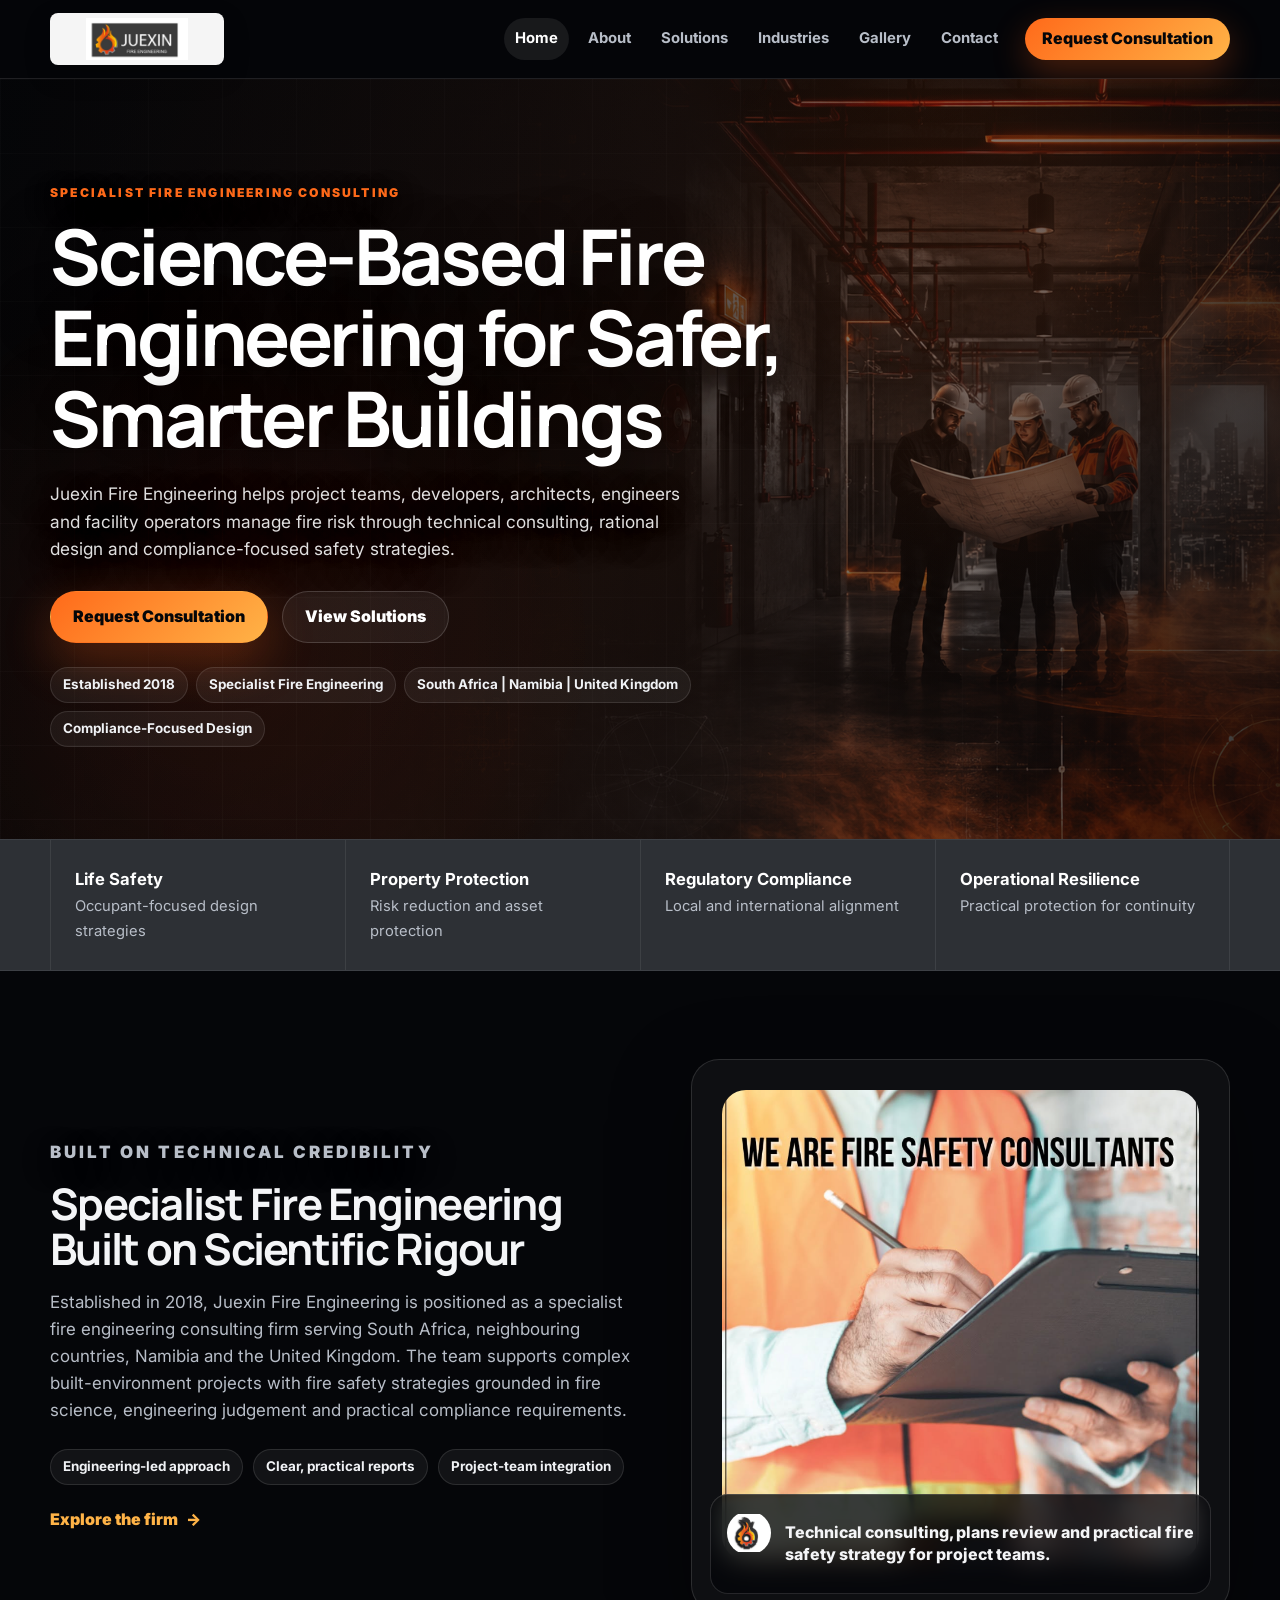
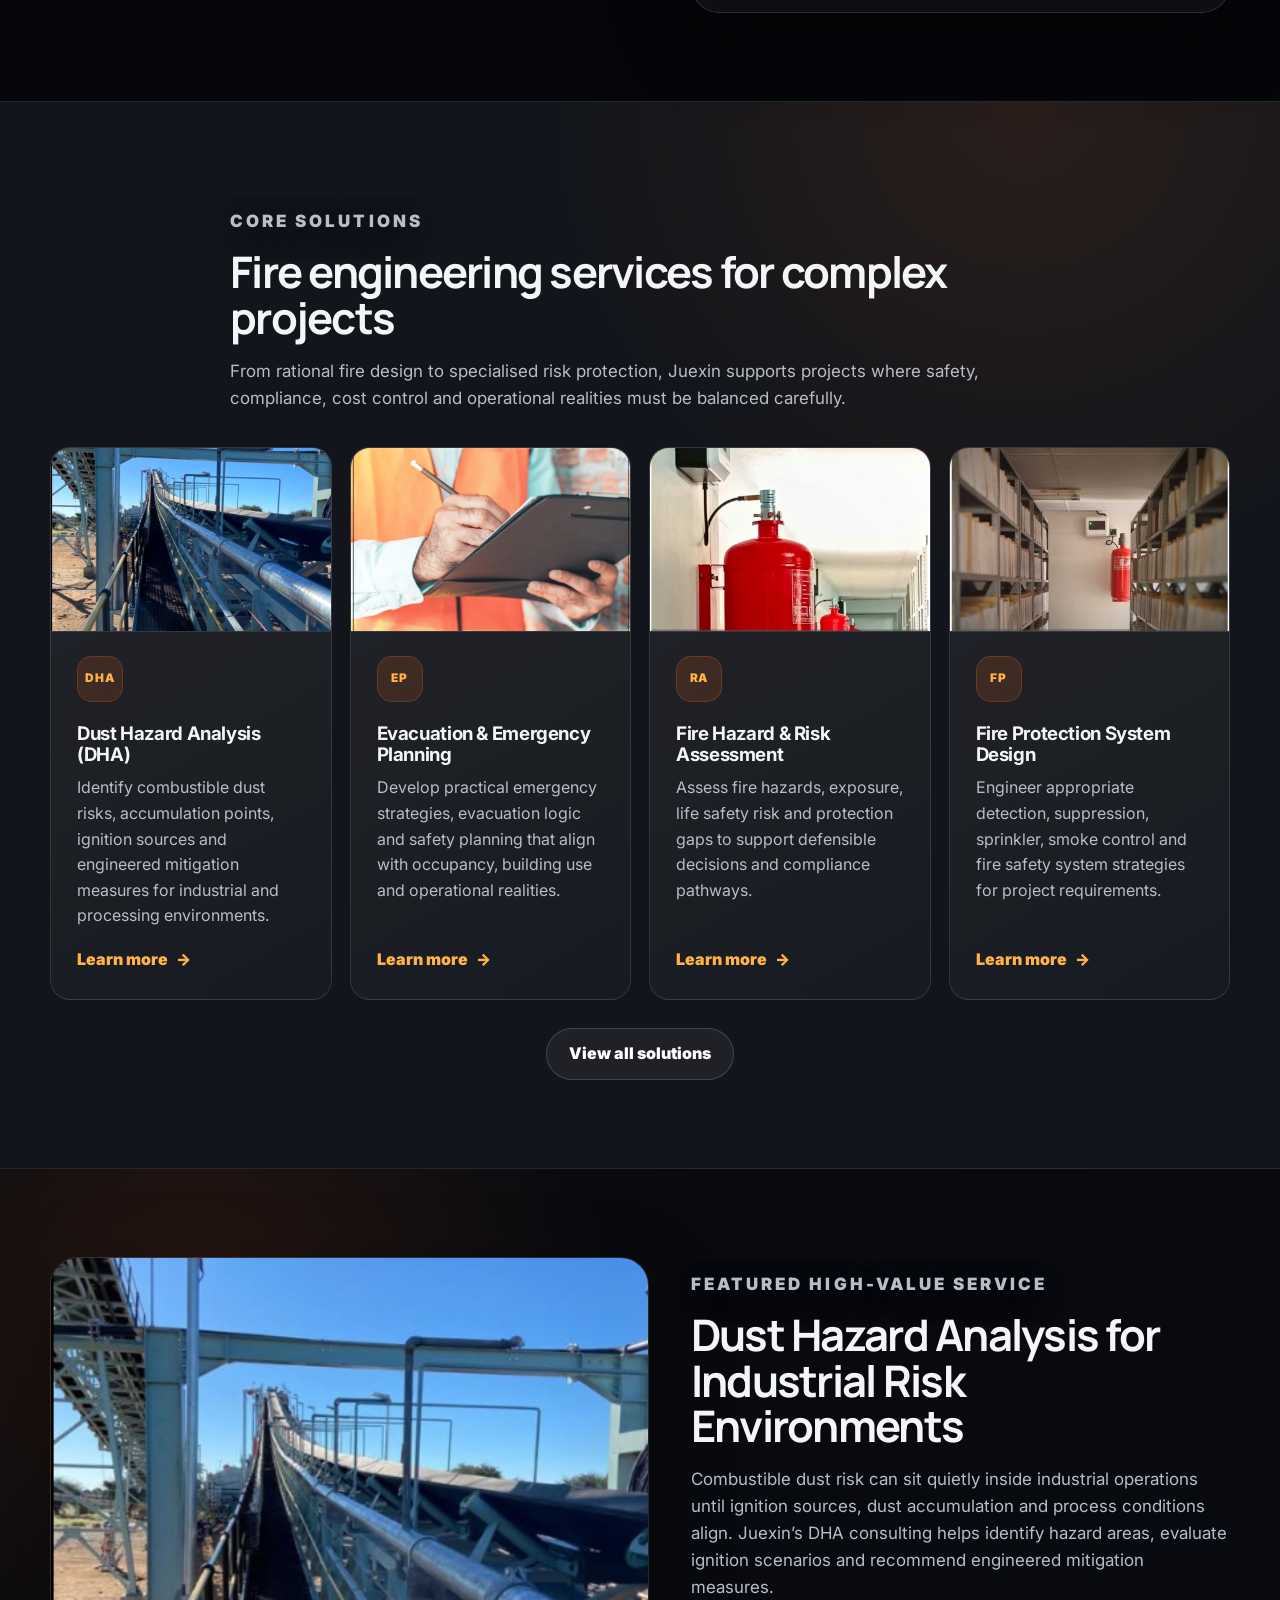
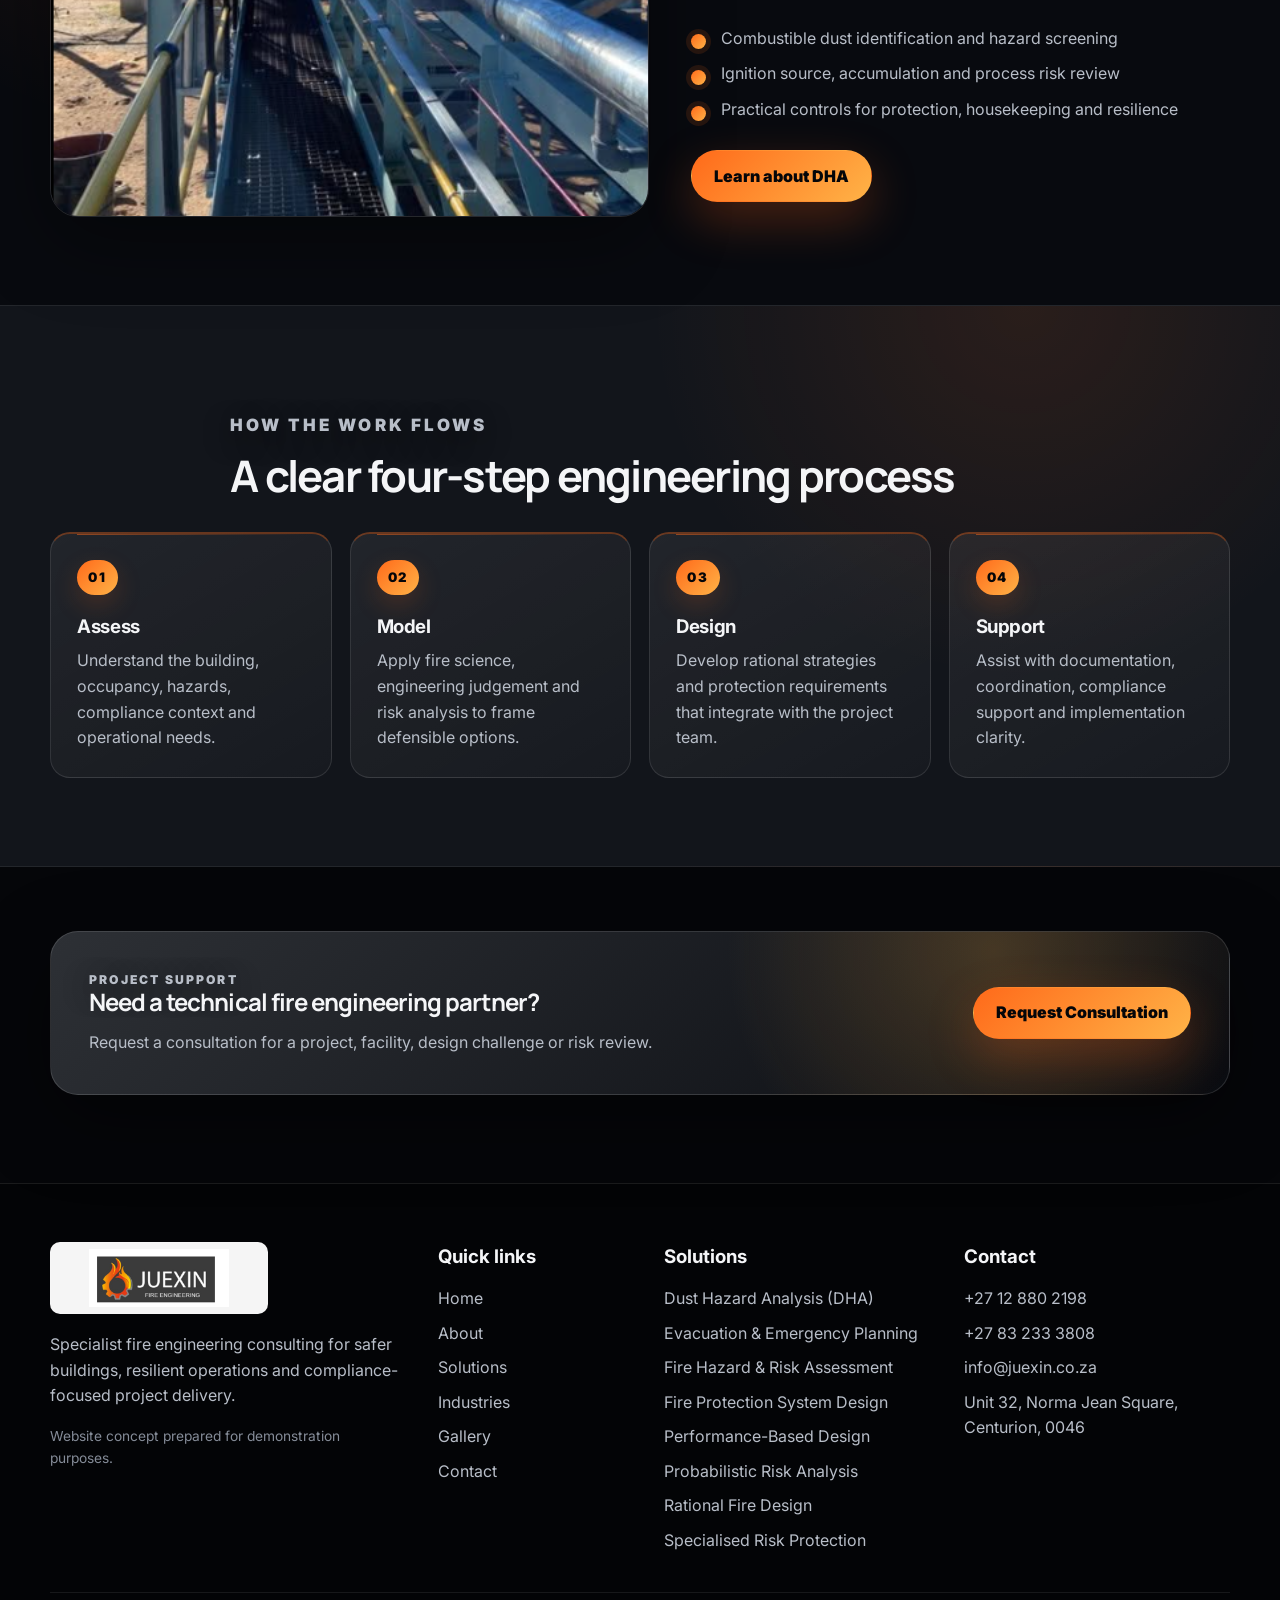
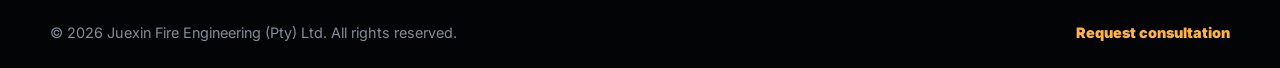
<file: index.html>
﻿<!DOCTYPE html>
<html lang="en">
<head>
  <meta charset="UTF-8">
  <meta name="viewport" content="width=device-width, initial-scale=1.0">
  <title>Juexin Fire Engineering | Modern Fire Engineering Consultancy</title>
  <meta name="description" content="Modern website concept for Juexin Fire Engineering, a specialist fire engineering consulting firm serving South Africa, Namibia and the United Kingdom.">
  <link rel="preconnect" href="https://fonts.googleapis.com">
  <link rel="preconnect" href="https://fonts.gstatic.com" crossorigin>
  <link href="https://fonts.googleapis.com/css2?family=Inter:wght@400;500;600;700;800;900&family=Manrope:wght@500;600;700;800&display=swap" rel="stylesheet">
  <link rel="icon" href="assets/images/favicon.svg" type="image/svg+xml">
  <link rel="stylesheet" href="styles.css">
</head>
<body>
  <a class="skip-link" href="#main">Skip to content</a>
  <header class="site-header" data-header>
  <div class="container header-inner">
    <a class="brand" href="index.html" aria-label="Juexin Fire Engineering home">
      <img class="brand-logo" src="assets/images/juexin-logo-horizontal.png" alt="Juexin Fire Engineering">
    </a>
    <button class="menu-toggle" type="button" data-menu-toggle aria-label="Open menu" aria-expanded="false">
      <span></span><span></span><span></span>
    </button>
    <nav class="site-nav" data-site-nav aria-label="Primary navigation">
      <a href="index.html" class="nav-link active">Home</a><a href="about.html" class="nav-link ">About</a><a href="solutions.html" class="nav-link ">Solutions</a><a href="industries.html" class="nav-link ">Industries</a><a href="gallery.html" class="nav-link ">Gallery</a><a href="contact.html" class="nav-link ">Contact</a>
      <a class="nav-cta" href="contact.html#consultation">Request Consultation</a>
    </nav>
  </div>
</header>
  <main id="main">
    
<section class="hero hero-home hero-full" style="--hero-image: url('assets/images/book-consultation-inspection.png'); --hero-position: center right;">
  <div class="hero-bg" aria-hidden="true"></div>
  <div class="container hero-content">
    <div class="hero-copy reveal">
      <p class="eyebrow">Specialist Fire Engineering Consulting</p>
      <h1>Science-Based Fire Engineering for Safer, Smarter Buildings</h1>
      <p class="hero-lead">Juexin Fire Engineering helps project teams, developers, architects, engineers and facility operators manage fire risk through technical consulting, rational design and compliance-focused safety strategies.</p>
      <div class="hero-actions">
        <a class="btn btn-primary" href="contact.html#consultation">Request Consultation</a>
        <a class="btn btn-outline" href="solutions.html">View Solutions</a>
      </div>
      <div class="trust-badges" aria-label="Trust indicators"><span>Established 2018</span><span>Specialist Fire Engineering</span><span>South Africa | Namibia | United Kingdom</span><span>Compliance-Focused Design</span></div>
    </div>
  </div>
</section>

<section class="cred-strip" aria-label="Core outcomes">
  <div class="container cred-grid">
    <div><strong>Life Safety</strong><span>Occupant-focused design strategies</span></div>
    <div><strong>Property Protection</strong><span>Risk reduction and asset protection</span></div>
    <div><strong>Regulatory Compliance</strong><span>Local and international alignment</span></div>
    <div><strong>Operational Resilience</strong><span>Practical protection for continuity</span></div>
  </div>
</section>

<section class="section split-section">
  <div class="container split-grid">
    <div class="section-copy reveal">
      <p class="eyebrow">Built on technical credibility</p>
      <h2>Specialist Fire Engineering Built on Scientific Rigour</h2>
      <p>Established in 2018, Juexin Fire Engineering is positioned as a specialist fire engineering consulting firm serving South Africa, neighbouring countries, Namibia and the United Kingdom. The team supports complex built-environment projects with fire safety strategies grounded in fire science, engineering judgement and practical compliance requirements.</p>
      <div class="mini-list">
        <span>Engineering-led approach</span>
        <span>Clear, practical reports</span>
        <span>Project-team integration</span>
      </div>
      <a class="text-link" href="about.html">Explore the firm <span>&rarr;</span></a>
    </div>
    <div class="brand-panel image-panel reveal">
      <img src="assets/images/fire-safety-consultants.png" alt="Fire safety consultant reviewing project information" loading="lazy" width="831" height="846">
      <div class="panel-caption">
        <img src="assets/images/juexin-logo-mark.png" alt="" aria-hidden="true">
        <p>Technical consulting, plans review and practical fire safety strategy for project teams.</p>
      </div>
    </div>
  </div>
</section>

<section class="section section-muted">
  <div class="container section-heading reveal">
    <p class="eyebrow">Core solutions</p>
    <h2>Fire engineering services for complex projects</h2>
    <p>From rational fire design to specialised risk protection, Juexin supports projects where safety, compliance, cost control and operational realities must be balanced carefully.</p>
  </div>
  <div class="container services-grid compact-grid"><article class="service-card service-card-media reveal" id="preview-dha">
  <img src="assets/images/industrial-conveyor-site.png" alt="Industrial conveyor site for dust hazard analysis" loading="lazy" width="450" height="598">
  <span class="service-icon" aria-hidden="true">DHA</span>
  <h3>Dust Hazard Analysis (DHA)</h3>
  <p>Identify combustible dust risks, accumulation points, ignition sources and engineered mitigation measures for industrial and processing environments.</p>
  <a class="card-link" href="solutions.html#dha">Learn more <span>&rarr;</span></a>
</article><article class="service-card service-card-media reveal" id="preview-evacuation">
  <img src="assets/images/fire-safety-consultants.png" alt="Fire safety consultant with inspection clipboard" loading="lazy" width="831" height="846">
  <span class="service-icon" aria-hidden="true">EP</span>
  <h3>Evacuation & Emergency Planning</h3>
  <p>Develop practical emergency strategies, evacuation logic and safety planning that align with occupancy, building use and operational realities.</p>
  <a class="card-link" href="solutions.html#evacuation">Learn more <span>&rarr;</span></a>
</article><article class="service-card service-card-media reveal" id="preview-risk-assessment">
  <img src="assets/images/modular-gas-suppression-room.png" alt="Modular gas suppression system in a plant room" loading="lazy" width="862" height="862">
  <span class="service-icon" aria-hidden="true">RA</span>
  <h3>Fire Hazard & Risk Assessment</h3>
  <p>Assess fire hazards, exposure, life safety risk and protection gaps to support defensible decisions and compliance pathways.</p>
  <a class="card-link" href="solutions.html#risk-assessment">Learn more <span>&rarr;</span></a>
</article><article class="service-card service-card-media reveal" id="preview-system-design">
  <img src="assets/images/gas-suppression-corridor.png" alt="Modular gas suppression system installed in corridor" loading="lazy" width="862" height="863">
  <span class="service-icon" aria-hidden="true">FP</span>
  <h3>Fire Protection System Design</h3>
  <p>Engineer appropriate detection, suppression, sprinkler, smoke control and fire safety system strategies for project requirements.</p>
  <a class="card-link" href="solutions.html#system-design">Learn more <span>&rarr;</span></a>
</article></div>
  <div class="container center-actions reveal"><a class="btn btn-outline" href="solutions.html">View all solutions</a></div>
</section>

<section class="section feature-dha">
  <div class="container feature-grid">
    <div class="feature-image reveal"><img src="assets/images/industrial-conveyor-site.png" alt="Industrial conveyor site for dust hazard analysis" loading="lazy" width="450" height="598"></div>
    <div class="feature-copy reveal">
      <p class="eyebrow">Featured high-value service</p>
      <h2>Dust Hazard Analysis for Industrial Risk Environments</h2>
      <p>Combustible dust risk can sit quietly inside industrial operations until ignition sources, dust accumulation and process conditions align. Juexin&rsquo;s DHA consulting helps identify hazard areas, evaluate ignition scenarios and recommend engineered mitigation measures.</p>
      <ul class="check-list">
        <li>Combustible dust identification and hazard screening</li>
        <li>Ignition source, accumulation and process risk review</li>
        <li>Practical controls for protection, housekeeping and resilience</li>
      </ul>
      <a class="btn btn-primary" href="solutions.html#dha">Learn about DHA</a>
    </div>
  </div>
</section>

<section class="section process-section section-muted">
  <div class="container section-heading reveal">
    <p class="eyebrow">How the work flows</p>
    <h2>A clear four-step engineering process</h2>
  </div>
  <div class="container process-grid">
    <article class="process-step reveal"><span>01</span><h3>Assess</h3><p>Understand the building, occupancy, hazards, compliance context and operational needs.</p></article>
    <article class="process-step reveal"><span>02</span><h3>Model</h3><p>Apply fire science, engineering judgement and risk analysis to frame defensible options.</p></article>
    <article class="process-step reveal"><span>03</span><h3>Design</h3><p>Develop rational strategies and protection requirements that integrate with the project team.</p></article>
    <article class="process-step reveal"><span>04</span><h3>Support</h3><p>Assist with documentation, coordination, compliance support and implementation clarity.</p></article>
  </div>
</section>

<section class="section cta-section">
  <div class="container cta-card reveal">
    <div><p class="eyebrow">Project support</p><h2>Need a technical fire engineering partner?</h2><p>Request a consultation for a project, facility, design challenge or risk review.</p></div>
    <a class="btn btn-primary" href="contact.html#consultation">Request Consultation</a>
  </div>
</section>

  </main>
  <footer class="site-footer">
  <div class="container footer-grid">
    <div class="footer-brand">
      <img src="assets/images/juexin-logo-horizontal.png" alt="Juexin Fire Engineering logo" class="footer-logo">
      <p>Specialist fire engineering consulting for safer buildings, resilient operations and compliance-focused project delivery.</p>
      <p class="demo-note">Website concept prepared for demonstration purposes.</p>
    </div>
    <div>
      <h3>Quick links</h3>
      <ul><li><a href="index.html">Home</a></li><li><a href="about.html">About</a></li><li><a href="solutions.html">Solutions</a></li><li><a href="industries.html">Industries</a></li><li><a href="gallery.html">Gallery</a></li><li><a href="contact.html">Contact</a></li></ul>
    </div>
    <div>
      <h3>Solutions</h3>
      <ul><li><a href="solutions.html#dha">Dust Hazard Analysis (DHA)</a></li><li><a href="solutions.html#evacuation">Evacuation & Emergency Planning</a></li><li><a href="solutions.html#risk-assessment">Fire Hazard & Risk Assessment</a></li><li><a href="solutions.html#system-design">Fire Protection System Design</a></li><li><a href="solutions.html#performance-design">Performance-Based Design</a></li><li><a href="solutions.html#probabilistic-risk">Probabilistic Risk Analysis</a></li><li><a href="solutions.html#rational-design">Rational Fire Design</a></li><li><a href="solutions.html#specialised-risk">Specialised Risk Protection</a></li></ul>
    </div>
    <div>
      <h3>Contact</h3>
      <ul class="contact-list">
        <li><a href="tel:+27128802198">+27 12 880 2198</a></li>
        <li><a href="tel:+27832333808">+27 83 233 3808</a></li>
        <li><a href="mailto:info@juexin.co.za">info@juexin.co.za</a></li>
        <li>Unit 32, Norma Jean Square, Centurion, 0046</li>
      </ul>
    </div>
  </div>
  <div class="container footer-bottom">
    <span>&copy; 2026 Juexin Fire Engineering (Pty) Ltd. All rights reserved.</span>
    <a href="contact.html#consultation">Request consultation</a>
  </div>
</footer>
  <script src="script.js" defer></script>
</body>
</html>
</file>
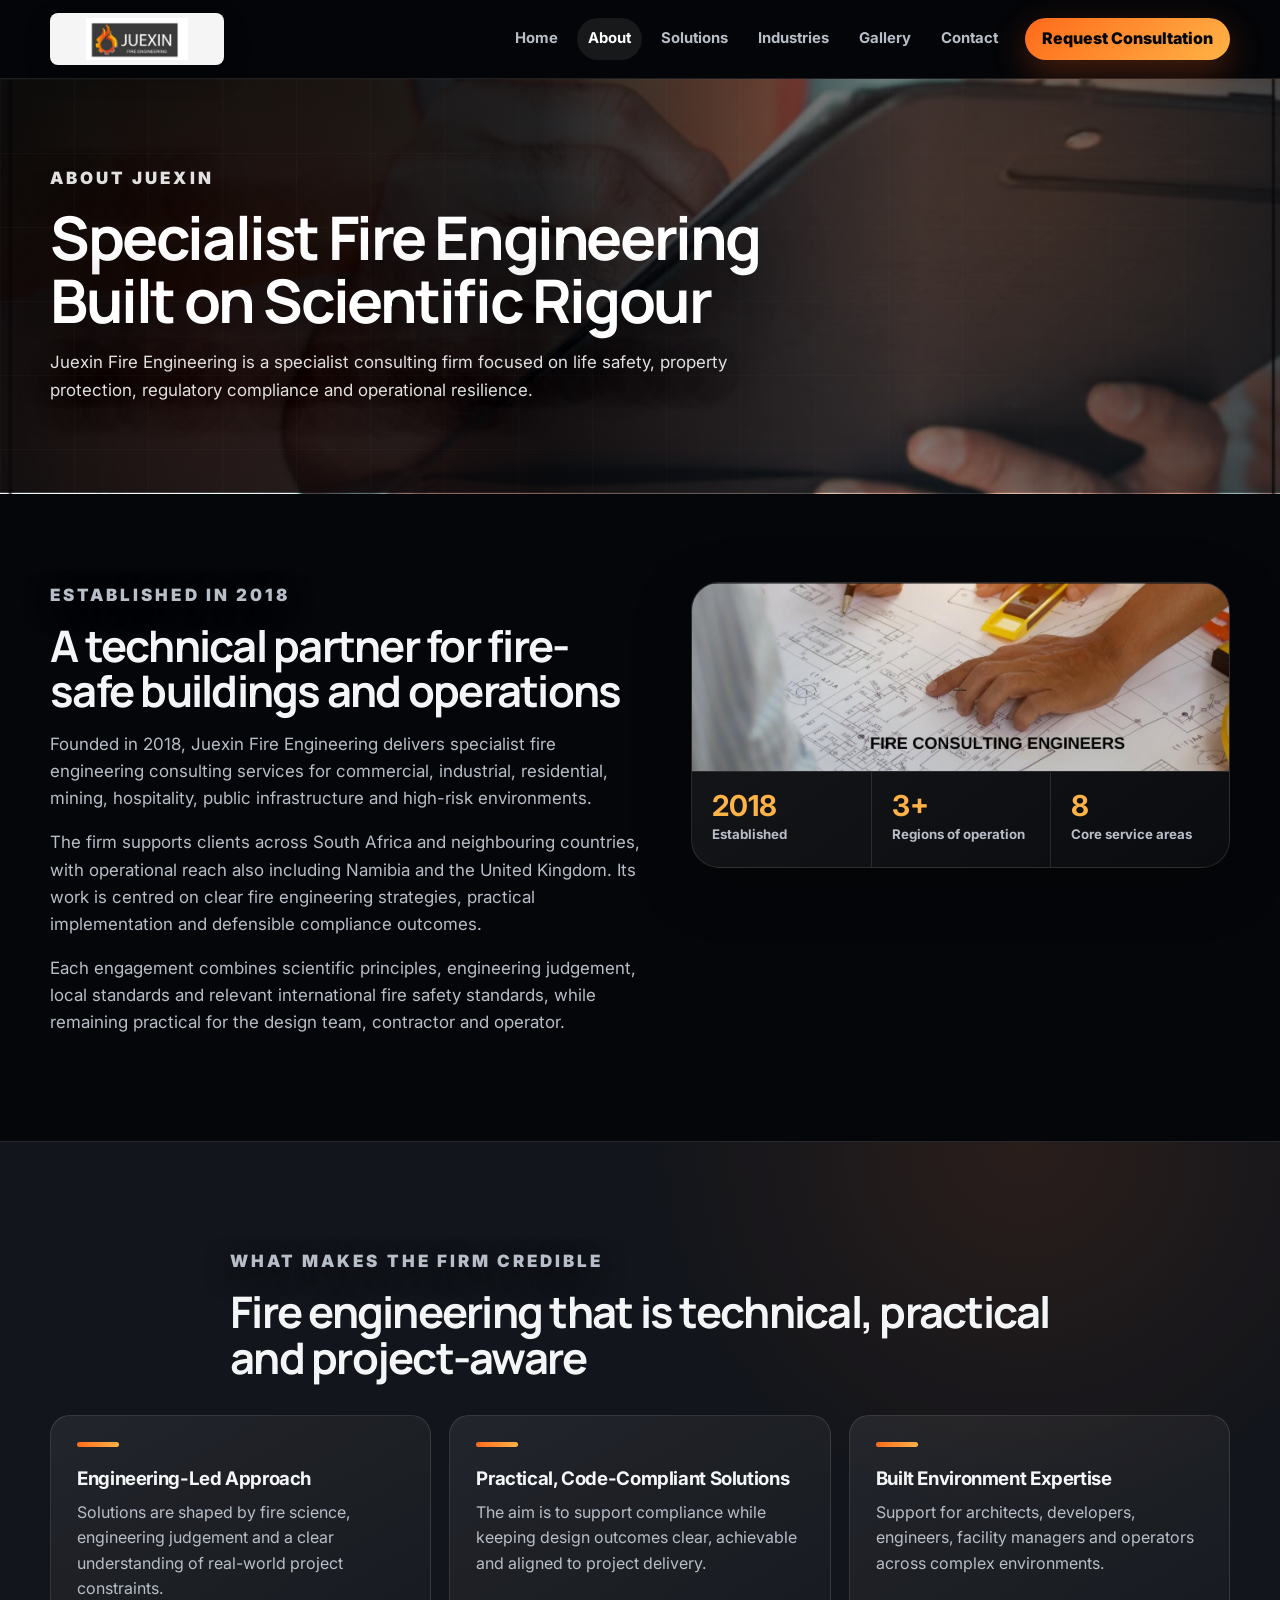
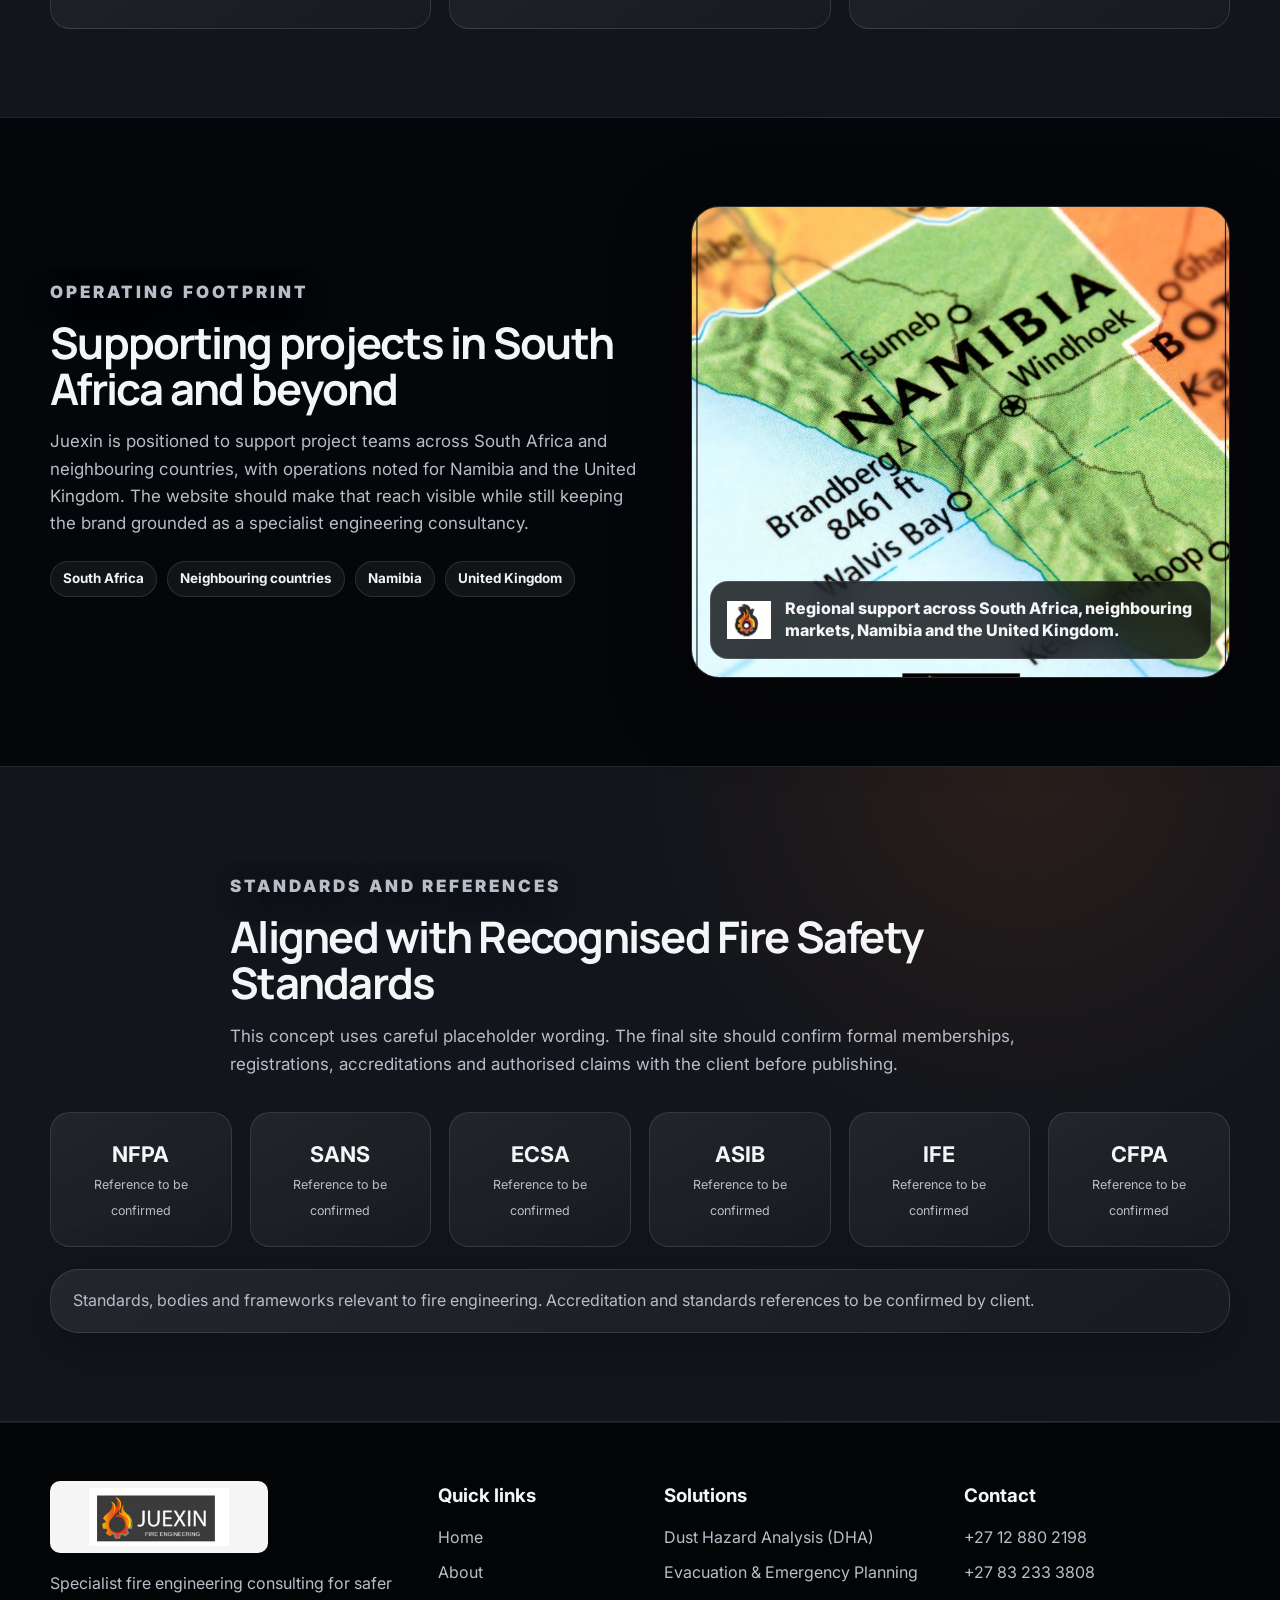
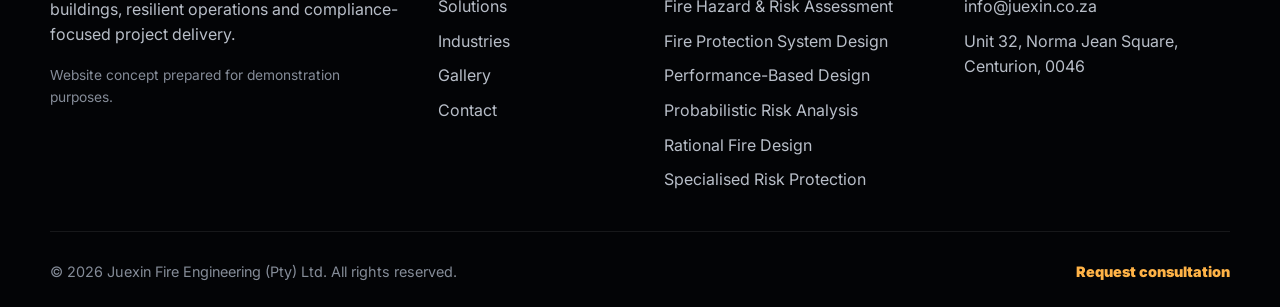
<file: about.html>
﻿<!DOCTYPE html>
<html lang="en">
<head>
  <meta charset="UTF-8">
  <meta name="viewport" content="width=device-width, initial-scale=1.0">
  <title>About | Juexin Fire Engineering</title>
  <meta name="description" content="About Juexin Fire Engineering, a specialist fire engineering consulting firm established in 2018.">
  <link rel="preconnect" href="https://fonts.googleapis.com">
  <link rel="preconnect" href="https://fonts.gstatic.com" crossorigin>
  <link href="https://fonts.googleapis.com/css2?family=Inter:wght@400;500;600;700;800;900&family=Manrope:wght@500;600;700;800&display=swap" rel="stylesheet">
  <link rel="icon" href="assets/images/favicon.svg" type="image/svg+xml">
  <link rel="stylesheet" href="styles.css">
</head>
<body>
  <a class="skip-link" href="#main">Skip to content</a>
  <header class="site-header" data-header>
  <div class="container header-inner">
    <a class="brand" href="index.html" aria-label="Juexin Fire Engineering home">
      <img class="brand-logo" src="assets/images/juexin-logo-horizontal.png" alt="Juexin Fire Engineering">
    </a>
    <button class="menu-toggle" type="button" data-menu-toggle aria-label="Open menu" aria-expanded="false">
      <span></span><span></span><span></span>
    </button>
    <nav class="site-nav" data-site-nav aria-label="Primary navigation">
      <a href="index.html" class="nav-link ">Home</a><a href="about.html" class="nav-link active">About</a><a href="solutions.html" class="nav-link ">Solutions</a><a href="industries.html" class="nav-link ">Industries</a><a href="gallery.html" class="nav-link ">Gallery</a><a href="contact.html" class="nav-link ">Contact</a>
      <a class="nav-cta" href="contact.html#consultation">Request Consultation</a>
    </nav>
  </div>
</header>
  <main id="main">
    
<section class="page-hero" style="--hero-image: url('assets/images/fire-safety-consultants.png'); --hero-position: center;">
  <div class="container page-hero-content">
    <div class="reveal">
      <p class="eyebrow">About Juexin</p>
      <h1>Specialist Fire Engineering Built on Scientific Rigour</h1>
      <p>Juexin Fire Engineering is a specialist consulting firm focused on life safety, property protection, regulatory compliance and operational resilience.</p>
    </div>
  </div>
</section>

<section class="section">
  <div class="container split-grid align-start">
    <div class="section-copy reveal">
      <p class="eyebrow">Established in 2018</p>
      <h2>A technical partner for fire-safe buildings and operations</h2>
      <p>Founded in 2018, Juexin Fire Engineering delivers specialist fire engineering consulting services for commercial, industrial, residential, mining, hospitality, public infrastructure and high-risk environments.</p>
      <p>The firm supports clients across South Africa and neighbouring countries, with operational reach also including Namibia and the United Kingdom. Its work is centred on clear fire engineering strategies, practical implementation and defensible compliance outcomes.</p>
      <p>Each engagement combines scientific principles, engineering judgement, local standards and relevant international fire safety standards, while remaining practical for the design team, contractor and operator.</p>
    </div>
    <aside class="stat-card reveal">
      <img src="assets/images/fire-consulting-engineers-plans.png" alt="Fire engineering plans and consulting review" loading="lazy" width="1257" height="442">
      <div class="stat-grid">
        <div><strong>2018</strong><span>Established</span></div>
        <div><strong>3+</strong><span>Regions of operation</span></div>
        <div><strong>8</strong><span>Core service areas</span></div>
      </div>
    </aside>
  </div>
</section>

<section class="section section-muted">
  <div class="container section-heading reveal">
    <p class="eyebrow">What makes the firm credible</p>
    <h2>Fire engineering that is technical, practical and project-aware</h2>
  </div>
  <div class="container feature-grid-cards"><article class="feature-card reveal"><span class="feature-dot"></span><h3>Engineering-Led Approach</h3><p>Solutions are shaped by fire science, engineering judgement and a clear understanding of real-world project constraints.</p></article><article class="feature-card reveal"><span class="feature-dot"></span><h3>Practical, Code-Compliant Solutions</h3><p>The aim is to support compliance while keeping design outcomes clear, achievable and aligned to project delivery.</p></article><article class="feature-card reveal"><span class="feature-dot"></span><h3>Built Environment Expertise</h3><p>Support for architects, developers, engineers, facility managers and operators across complex environments.</p></article></div>
</section>

<section class="section">
  <div class="container split-grid">
    <div class="section-copy reveal">
      <p class="eyebrow">Operating footprint</p>
      <h2>Supporting projects in South Africa and beyond</h2>
      <p>Juexin is positioned to support project teams across South Africa and neighbouring countries, with operations noted for Namibia and the United Kingdom. The website should make that reach visible while still keeping the brand grounded as a specialist engineering consultancy.</p>
      <div class="location-tags"><span>South Africa</span><span>Neighbouring countries</span><span>Namibia</span><span>United Kingdom</span></div>
    </div>
    <div class="image-panel reveal">
      <img src="assets/images/namibia-mining-compliance-map.png" alt="Namibia mining compliance location visual" loading="lazy" width="787" height="820">
      <div class="panel-caption">
        <img src="assets/images/juexin-logo-mark.png" alt="" aria-hidden="true">
        <p>Regional support across South Africa, neighbouring markets, Namibia and the United Kingdom.</p>
      </div>
    </div>
  </div>
</section>

<section class="section section-muted" id="standards">
  <div class="container section-heading reveal">
    <p class="eyebrow">Standards and references</p>
    <h2>Aligned with Recognised Fire Safety Standards</h2>
    <p>This concept uses careful placeholder wording. The final site should confirm formal memberships, registrations, accreditations and authorised claims with the client before publishing.</p>
  </div>
  <div class="container standards-grid"><article class="standard-card reveal"><strong>NFPA</strong><span>Reference to be confirmed</span></article><article class="standard-card reveal"><strong>SANS</strong><span>Reference to be confirmed</span></article><article class="standard-card reveal"><strong>ECSA</strong><span>Reference to be confirmed</span></article><article class="standard-card reveal"><strong>ASIB</strong><span>Reference to be confirmed</span></article><article class="standard-card reveal"><strong>IFE</strong><span>Reference to be confirmed</span></article><article class="standard-card reveal"><strong>CFPA</strong><span>Reference to be confirmed</span></article></div>
  <div class="container disclaimer reveal">Standards, bodies and frameworks relevant to fire engineering. Accreditation and standards references to be confirmed by client.</div>
</section>

  </main>
  <footer class="site-footer">
  <div class="container footer-grid">
    <div class="footer-brand">
      <img src="assets/images/juexin-logo-horizontal.png" alt="Juexin Fire Engineering logo" class="footer-logo">
      <p>Specialist fire engineering consulting for safer buildings, resilient operations and compliance-focused project delivery.</p>
      <p class="demo-note">Website concept prepared for demonstration purposes.</p>
    </div>
    <div>
      <h3>Quick links</h3>
      <ul><li><a href="index.html">Home</a></li><li><a href="about.html">About</a></li><li><a href="solutions.html">Solutions</a></li><li><a href="industries.html">Industries</a></li><li><a href="gallery.html">Gallery</a></li><li><a href="contact.html">Contact</a></li></ul>
    </div>
    <div>
      <h3>Solutions</h3>
      <ul><li><a href="solutions.html#dha">Dust Hazard Analysis (DHA)</a></li><li><a href="solutions.html#evacuation">Evacuation & Emergency Planning</a></li><li><a href="solutions.html#risk-assessment">Fire Hazard & Risk Assessment</a></li><li><a href="solutions.html#system-design">Fire Protection System Design</a></li><li><a href="solutions.html#performance-design">Performance-Based Design</a></li><li><a href="solutions.html#probabilistic-risk">Probabilistic Risk Analysis</a></li><li><a href="solutions.html#rational-design">Rational Fire Design</a></li><li><a href="solutions.html#specialised-risk">Specialised Risk Protection</a></li></ul>
    </div>
    <div>
      <h3>Contact</h3>
      <ul class="contact-list">
        <li><a href="tel:+27128802198">+27 12 880 2198</a></li>
        <li><a href="tel:+27832333808">+27 83 233 3808</a></li>
        <li><a href="mailto:info@juexin.co.za">info@juexin.co.za</a></li>
        <li>Unit 32, Norma Jean Square, Centurion, 0046</li>
      </ul>
    </div>
  </div>
  <div class="container footer-bottom">
    <span>&copy; 2026 Juexin Fire Engineering (Pty) Ltd. All rights reserved.</span>
    <a href="contact.html#consultation">Request consultation</a>
  </div>
</footer>
  <script src="script.js" defer></script>
</body>
</html>
</file>
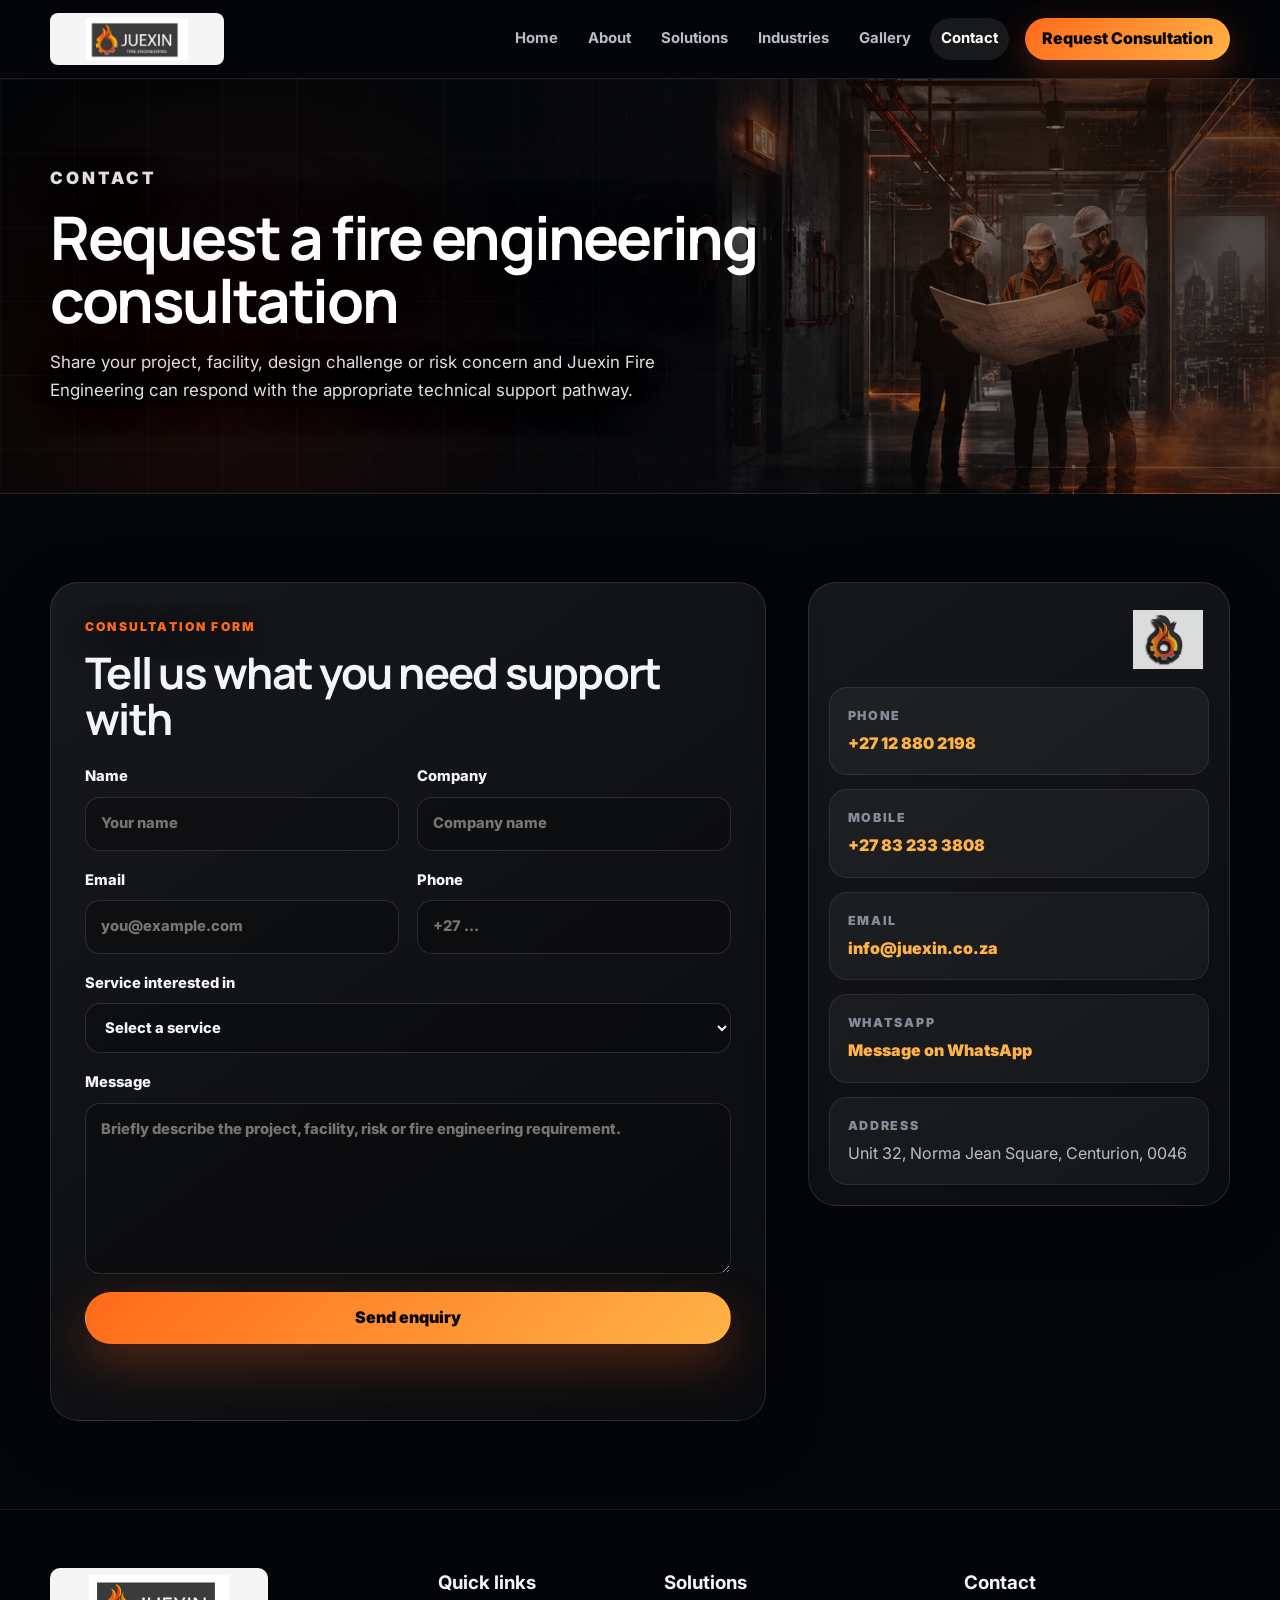
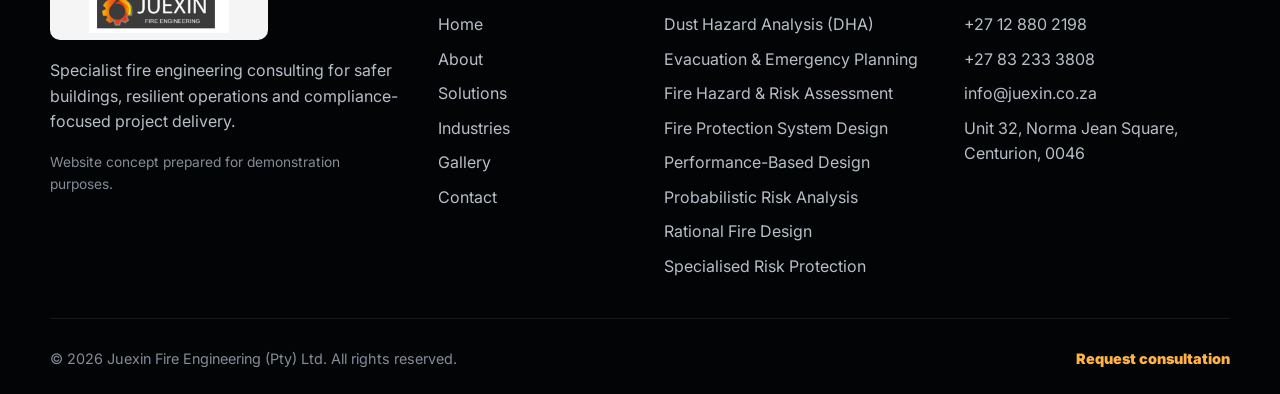
<file: contact.html>
﻿<!DOCTYPE html>
<html lang="en">
<head>
  <meta charset="UTF-8">
  <meta name="viewport" content="width=device-width, initial-scale=1.0">
  <title>Contact | Juexin Fire Engineering</title>
  <meta name="description" content="Contact Juexin Fire Engineering for fire engineering consulting, DHA, rational design and fire risk assessments.">
  <link rel="preconnect" href="https://fonts.googleapis.com">
  <link rel="preconnect" href="https://fonts.gstatic.com" crossorigin>
  <link href="https://fonts.googleapis.com/css2?family=Inter:wght@400;500;600;700;800;900&family=Manrope:wght@500;600;700;800&display=swap" rel="stylesheet">
  <link rel="icon" href="assets/images/favicon.svg" type="image/svg+xml">
  <link rel="stylesheet" href="styles.css">
</head>
<body>
  <a class="skip-link" href="#main">Skip to content</a>
  <header class="site-header" data-header>
  <div class="container header-inner">
    <a class="brand" href="index.html" aria-label="Juexin Fire Engineering home">
      <img class="brand-logo" src="assets/images/juexin-logo-horizontal.png" alt="Juexin Fire Engineering">
    </a>
    <button class="menu-toggle" type="button" data-menu-toggle aria-label="Open menu" aria-expanded="false">
      <span></span><span></span><span></span>
    </button>
    <nav class="site-nav" data-site-nav aria-label="Primary navigation">
      <a href="index.html" class="nav-link ">Home</a><a href="about.html" class="nav-link ">About</a><a href="solutions.html" class="nav-link ">Solutions</a><a href="industries.html" class="nav-link ">Industries</a><a href="gallery.html" class="nav-link ">Gallery</a><a href="contact.html" class="nav-link active">Contact</a>
      <a class="nav-cta" href="contact.html#consultation">Request Consultation</a>
    </nav>
  </div>
</header>
  <main id="main">
    
<section class="page-hero contact-hero" style="--hero-image: url('assets/images/book-consultation-inspection.png'); --hero-position: center right;">
  <div class="container page-hero-content">
    <div class="reveal">
      <p class="eyebrow">Contact</p>
      <h1>Request a fire engineering consultation</h1>
      <p>Share your project, facility, design challenge or risk concern and Juexin Fire Engineering can respond with the appropriate technical support pathway.</p>
    </div>
  </div>
</section>

<section class="section" id="consultation">
  <div class="container contact-grid">
    <div class="contact-form-wrap reveal">
      <p class="eyebrow">Consultation form</p>
      <h2>Tell us what you need support with</h2>
      <!-- Replace YOUR_WEB3FORMS_ACCESS_KEY with the final Web3Forms access key before publishing. -->
      <form class="contact-form" data-contact-form action="https://api.web3forms.com/submit" method="POST">
        <input type="hidden" name="access_key" value="YOUR_WEB3FORMS_ACCESS_KEY">
        <input type="hidden" name="subject" value="New Juexin Fire Engineering website enquiry">
        <input type="checkbox" name="botcheck" class="hidden" tabindex="-1" autocomplete="off">
        <div class="form-row">
          <label>Name<input name="name" type="text" placeholder="Your name" required></label>
          <label>Company<input name="company" type="text" placeholder="Company name"></label>
        </div>
        <div class="form-row">
          <label>Email<input name="email" type="email" placeholder="you@example.com" required></label>
          <label>Phone<input name="phone" type="tel" placeholder="+27 ..."></label>
        </div>
        <label>Service interested in<select name="service" required><option value="">Select a service</option><option>Dust Hazard Analysis (DHA)</option><option>Evacuation & Emergency Planning</option><option>Fire Hazard & Risk Assessment</option><option>Fire Protection System Design</option><option>Performance-Based Design</option><option>Probabilistic Risk Analysis</option><option>Rational Fire Design</option><option>Specialised Risk Protection</option></select></label>
        <label>Message<textarea name="message" rows="6" placeholder="Briefly describe the project, facility, risk or fire engineering requirement." required></textarea></label>
        <button class="btn btn-primary" type="submit">Send enquiry</button>
        <p class="form-message" data-form-message role="status" aria-live="polite"></p>
      </form>
    </div>
    <aside class="contact-details reveal">
      <img class="contact-mark" src="assets/images/juexin-logo-mark.png" alt="" aria-hidden="true" loading="lazy" width="231" height="197">
      <article><span>Phone</span><a href="tel:+27128802198">+27 12 880 2198</a></article>
      <article><span>Mobile</span><a href="tel:+27832333808">+27 83 233 3808</a></article>
      <article><span>Email</span><a href="mailto:info@juexin.co.za">info@juexin.co.za</a></article>
      <article><span>WhatsApp</span><a href="https://wa.me/27832333808" target="_blank" rel="noopener">Message on WhatsApp</a></article>
      <article><span>Address</span><p>Unit 32, Norma Jean Square, Centurion, 0046</p></article>
    </aside>
  </div>
</section>

  </main>
  <footer class="site-footer">
  <div class="container footer-grid">
    <div class="footer-brand">
      <img src="assets/images/juexin-logo-horizontal.png" alt="Juexin Fire Engineering logo" class="footer-logo">
      <p>Specialist fire engineering consulting for safer buildings, resilient operations and compliance-focused project delivery.</p>
      <p class="demo-note">Website concept prepared for demonstration purposes.</p>
    </div>
    <div>
      <h3>Quick links</h3>
      <ul><li><a href="index.html">Home</a></li><li><a href="about.html">About</a></li><li><a href="solutions.html">Solutions</a></li><li><a href="industries.html">Industries</a></li><li><a href="gallery.html">Gallery</a></li><li><a href="contact.html">Contact</a></li></ul>
    </div>
    <div>
      <h3>Solutions</h3>
      <ul><li><a href="solutions.html#dha">Dust Hazard Analysis (DHA)</a></li><li><a href="solutions.html#evacuation">Evacuation & Emergency Planning</a></li><li><a href="solutions.html#risk-assessment">Fire Hazard & Risk Assessment</a></li><li><a href="solutions.html#system-design">Fire Protection System Design</a></li><li><a href="solutions.html#performance-design">Performance-Based Design</a></li><li><a href="solutions.html#probabilistic-risk">Probabilistic Risk Analysis</a></li><li><a href="solutions.html#rational-design">Rational Fire Design</a></li><li><a href="solutions.html#specialised-risk">Specialised Risk Protection</a></li></ul>
    </div>
    <div>
      <h3>Contact</h3>
      <ul class="contact-list">
        <li><a href="tel:+27128802198">+27 12 880 2198</a></li>
        <li><a href="tel:+27832333808">+27 83 233 3808</a></li>
        <li><a href="mailto:info@juexin.co.za">info@juexin.co.za</a></li>
        <li>Unit 32, Norma Jean Square, Centurion, 0046</li>
      </ul>
    </div>
  </div>
  <div class="container footer-bottom">
    <span>&copy; 2026 Juexin Fire Engineering (Pty) Ltd. All rights reserved.</span>
    <a href="contact.html#consultation">Request consultation</a>
  </div>
</footer>
  <script src="script.js" defer></script>
</body>
</html>
</file>
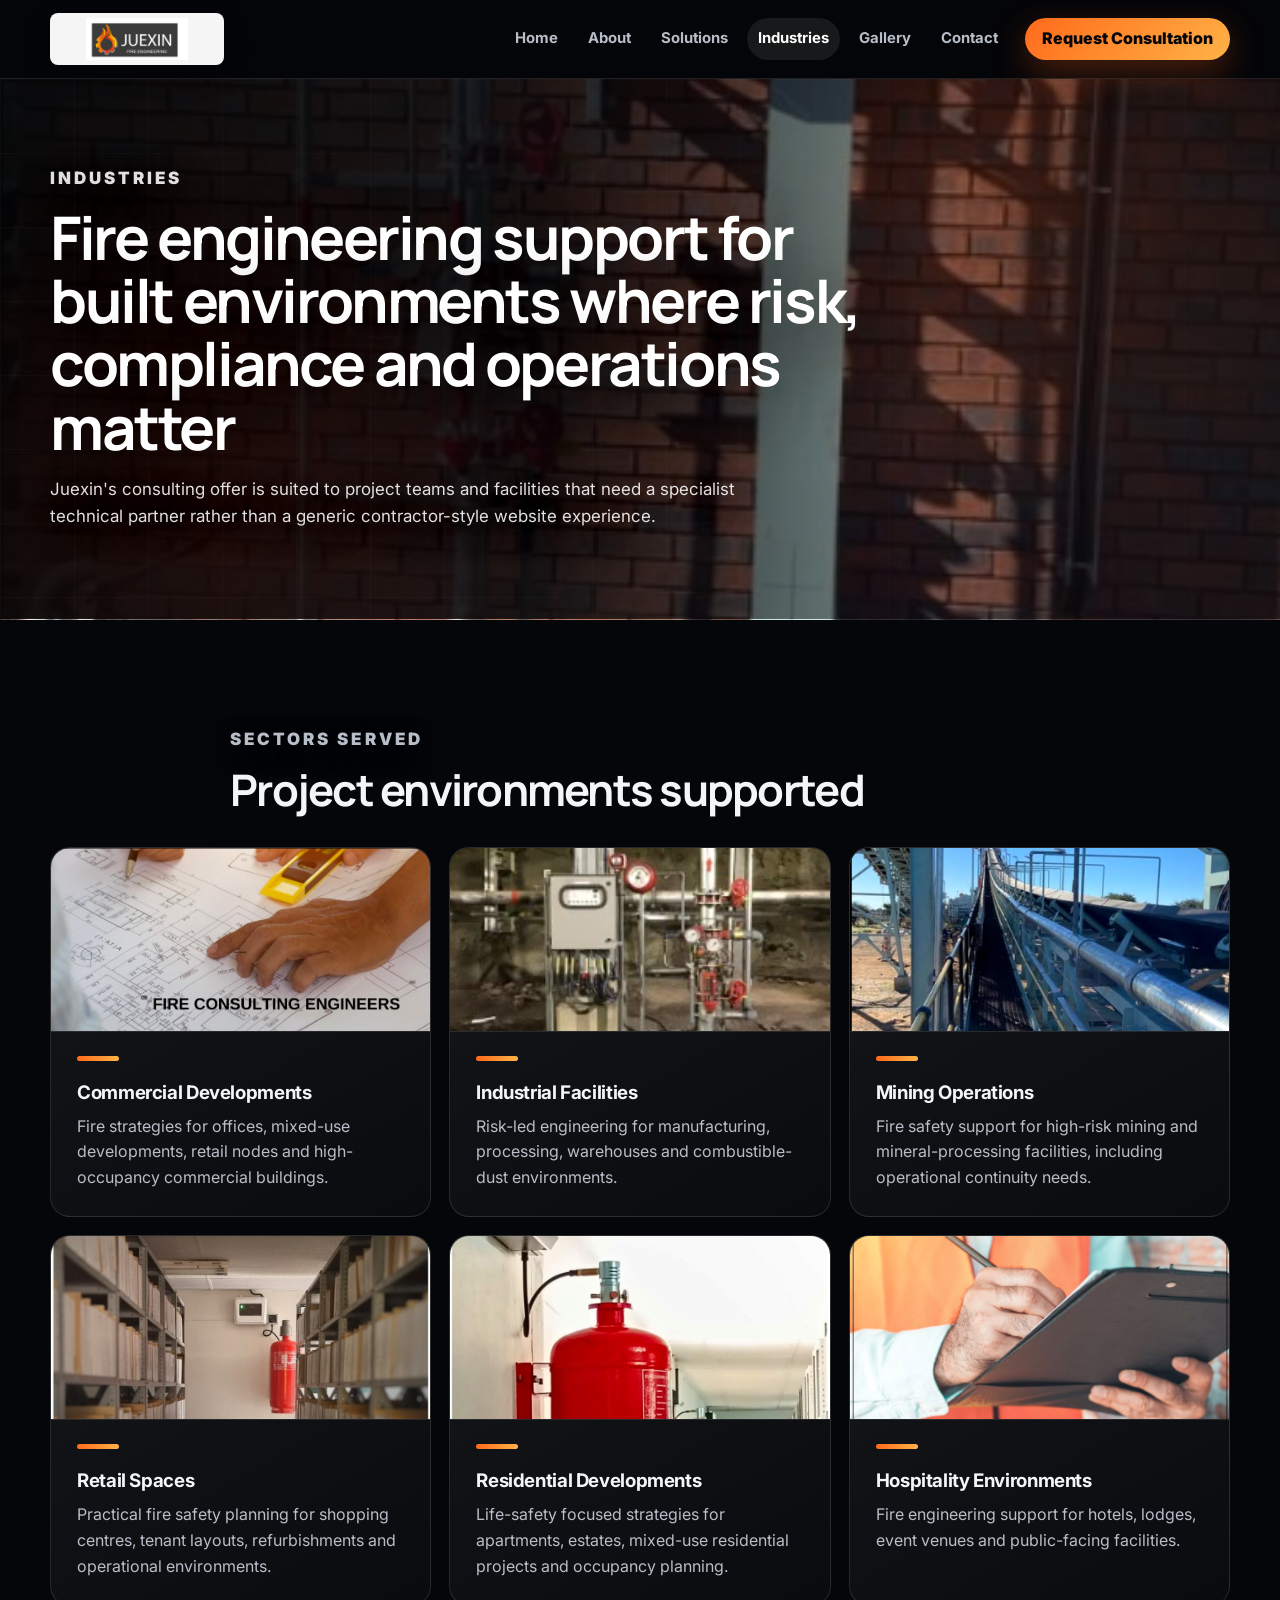
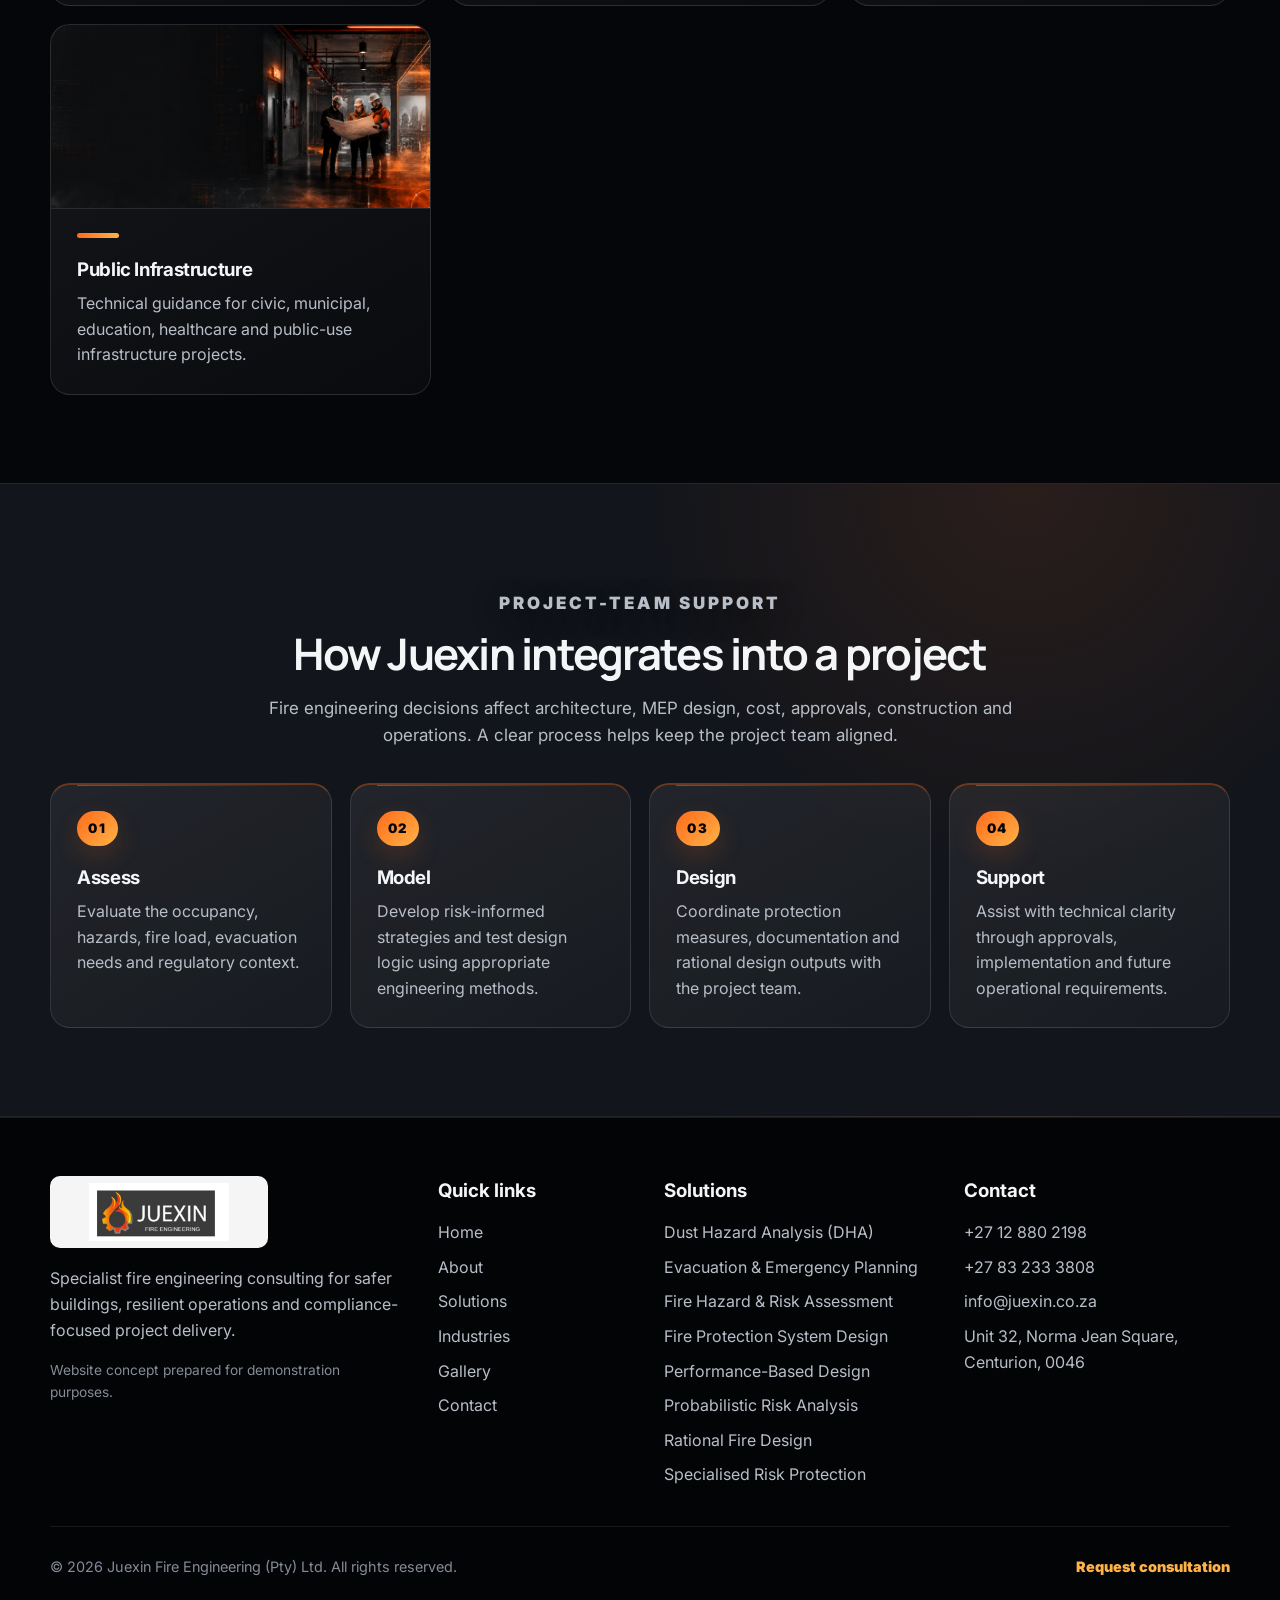
<file: industries.html>
﻿<!DOCTYPE html>
<html lang="en">
<head>
  <meta charset="UTF-8">
  <meta name="viewport" content="width=device-width, initial-scale=1.0">
  <title>Industries | Juexin Fire Engineering</title>
  <meta name="description" content="Industries supported by Juexin Fire Engineering, including commercial, industrial, mining, retail, residential, hospitality and public infrastructure.">
  <link rel="preconnect" href="https://fonts.googleapis.com">
  <link rel="preconnect" href="https://fonts.gstatic.com" crossorigin>
  <link href="https://fonts.googleapis.com/css2?family=Inter:wght@400;500;600;700;800;900&family=Manrope:wght@500;600;700;800&display=swap" rel="stylesheet">
  <link rel="icon" href="assets/images/favicon.svg" type="image/svg+xml">
  <link rel="stylesheet" href="styles.css">
</head>
<body>
  <a class="skip-link" href="#main">Skip to content</a>
  <header class="site-header" data-header>
  <div class="container header-inner">
    <a class="brand" href="index.html" aria-label="Juexin Fire Engineering home">
      <img class="brand-logo" src="assets/images/juexin-logo-horizontal.png" alt="Juexin Fire Engineering">
    </a>
    <button class="menu-toggle" type="button" data-menu-toggle aria-label="Open menu" aria-expanded="false">
      <span></span><span></span><span></span>
    </button>
    <nav class="site-nav" data-site-nav aria-label="Primary navigation">
      <a href="index.html" class="nav-link ">Home</a><a href="about.html" class="nav-link ">About</a><a href="solutions.html" class="nav-link ">Solutions</a><a href="industries.html" class="nav-link active">Industries</a><a href="gallery.html" class="nav-link ">Gallery</a><a href="contact.html" class="nav-link ">Contact</a>
      <a class="nav-cta" href="contact.html#consultation">Request Consultation</a>
    </nav>
  </div>
</header>
  <main id="main">
    
<section class="page-hero" style="--hero-image: url('assets/images/industrial-fire-equipment-installation.png'); --hero-position: center;">
  <div class="container page-hero-content">
    <div class="reveal">
      <p class="eyebrow">Industries</p>
      <h1>Fire engineering support for built environments where risk, compliance and operations matter</h1>
      <p>Juexin's consulting offer is suited to project teams and facilities that need a specialist technical partner rather than a generic contractor-style website experience.</p>
    </div>
  </div>
</section>

<section class="section">
  <div class="container section-heading reveal">
    <p class="eyebrow">Sectors served</p>
    <h2>Project environments supported</h2>
  </div>
  <div class="container industries-grid"><article class="industry-card industry-card-media reveal"><img src="assets/images/fire-consulting-engineers-plans.png" alt="Commercial fire design plans under review" loading="lazy" width="1257" height="442"><span></span><h3>Commercial Developments</h3><p>Fire strategies for offices, mixed-use developments, retail nodes and high-occupancy commercial buildings.</p></article><article class="industry-card industry-card-media reveal"><img src="assets/images/industrial-valve-assembly.png" alt="Industrial valve and fire protection assembly" loading="lazy" width="243" height="291"><span></span><h3>Industrial Facilities</h3><p>Risk-led engineering for manufacturing, processing, warehouses and combustible-dust environments.</p></article><article class="industry-card industry-card-media reveal"><img src="assets/images/industrial-conveyor-site.png" alt="Industrial conveyor site for mining and processing risk review" loading="lazy" width="450" height="598"><span></span><h3>Mining Operations</h3><p>Fire safety support for high-risk mining and mineral-processing facilities, including operational continuity needs.</p></article><article class="industry-card industry-card-media reveal"><img src="assets/images/gas-suppression-corridor.png" alt="Fire protection system in a clean corridor environment" loading="lazy" width="862" height="863"><span></span><h3>Retail Spaces</h3><p>Practical fire safety planning for shopping centres, tenant layouts, refurbishments and operational environments.</p></article><article class="industry-card industry-card-media reveal"><img src="assets/images/modular-gas-suppression-room.png" alt="Building fire suppression equipment for residential safety planning" loading="lazy" width="862" height="862"><span></span><h3>Residential Developments</h3><p>Life-safety focused strategies for apartments, estates, mixed-use residential projects and occupancy planning.</p></article><article class="industry-card industry-card-media reveal"><img src="assets/images/fire-safety-consultants.png" alt="Fire safety consultant supporting public-facing environments" loading="lazy" width="831" height="846"><span></span><h3>Hospitality Environments</h3><p>Fire engineering support for hotels, lodges, event venues and public-facing facilities.</p></article><article class="industry-card industry-card-media reveal"><img src="assets/images/book-consultation-inspection.png" alt="Fire consultant inspecting infrastructure safety requirements" loading="lazy" width="816" height="802"><span></span><h3>Public Infrastructure</h3><p>Technical guidance for civic, municipal, education, healthcare and public-use infrastructure projects.</p></article></div>
</section>

<section class="section section-muted">
  <div class="container process-wide">
    <div class="section-heading reveal">
      <p class="eyebrow">Project-team support</p>
      <h2>How Juexin integrates into a project</h2>
      <p>Fire engineering decisions affect architecture, MEP design, cost, approvals, construction and operations. A clear process helps keep the project team aligned.</p>
    </div>
    <div class="process-grid">
      <article class="process-step reveal"><span>01</span><h3>Assess</h3><p>Evaluate the occupancy, hazards, fire load, evacuation needs and regulatory context.</p></article>
      <article class="process-step reveal"><span>02</span><h3>Model</h3><p>Develop risk-informed strategies and test design logic using appropriate engineering methods.</p></article>
      <article class="process-step reveal"><span>03</span><h3>Design</h3><p>Coordinate protection measures, documentation and rational design outputs with the project team.</p></article>
      <article class="process-step reveal"><span>04</span><h3>Support</h3><p>Assist with technical clarity through approvals, implementation and future operational requirements.</p></article>
    </div>
  </div>
</section>

  </main>
  <footer class="site-footer">
  <div class="container footer-grid">
    <div class="footer-brand">
      <img src="assets/images/juexin-logo-horizontal.png" alt="Juexin Fire Engineering logo" class="footer-logo">
      <p>Specialist fire engineering consulting for safer buildings, resilient operations and compliance-focused project delivery.</p>
      <p class="demo-note">Website concept prepared for demonstration purposes.</p>
    </div>
    <div>
      <h3>Quick links</h3>
      <ul><li><a href="index.html">Home</a></li><li><a href="about.html">About</a></li><li><a href="solutions.html">Solutions</a></li><li><a href="industries.html">Industries</a></li><li><a href="gallery.html">Gallery</a></li><li><a href="contact.html">Contact</a></li></ul>
    </div>
    <div>
      <h3>Solutions</h3>
      <ul><li><a href="solutions.html#dha">Dust Hazard Analysis (DHA)</a></li><li><a href="solutions.html#evacuation">Evacuation & Emergency Planning</a></li><li><a href="solutions.html#risk-assessment">Fire Hazard & Risk Assessment</a></li><li><a href="solutions.html#system-design">Fire Protection System Design</a></li><li><a href="solutions.html#performance-design">Performance-Based Design</a></li><li><a href="solutions.html#probabilistic-risk">Probabilistic Risk Analysis</a></li><li><a href="solutions.html#rational-design">Rational Fire Design</a></li><li><a href="solutions.html#specialised-risk">Specialised Risk Protection</a></li></ul>
    </div>
    <div>
      <h3>Contact</h3>
      <ul class="contact-list">
        <li><a href="tel:+27128802198">+27 12 880 2198</a></li>
        <li><a href="tel:+27832333808">+27 83 233 3808</a></li>
        <li><a href="mailto:info@juexin.co.za">info@juexin.co.za</a></li>
        <li>Unit 32, Norma Jean Square, Centurion, 0046</li>
      </ul>
    </div>
  </div>
  <div class="container footer-bottom">
    <span>&copy; 2026 Juexin Fire Engineering (Pty) Ltd. All rights reserved.</span>
    <a href="contact.html#consultation">Request consultation</a>
  </div>
</footer>
  <script src="script.js" defer></script>
</body>
</html>
</file>
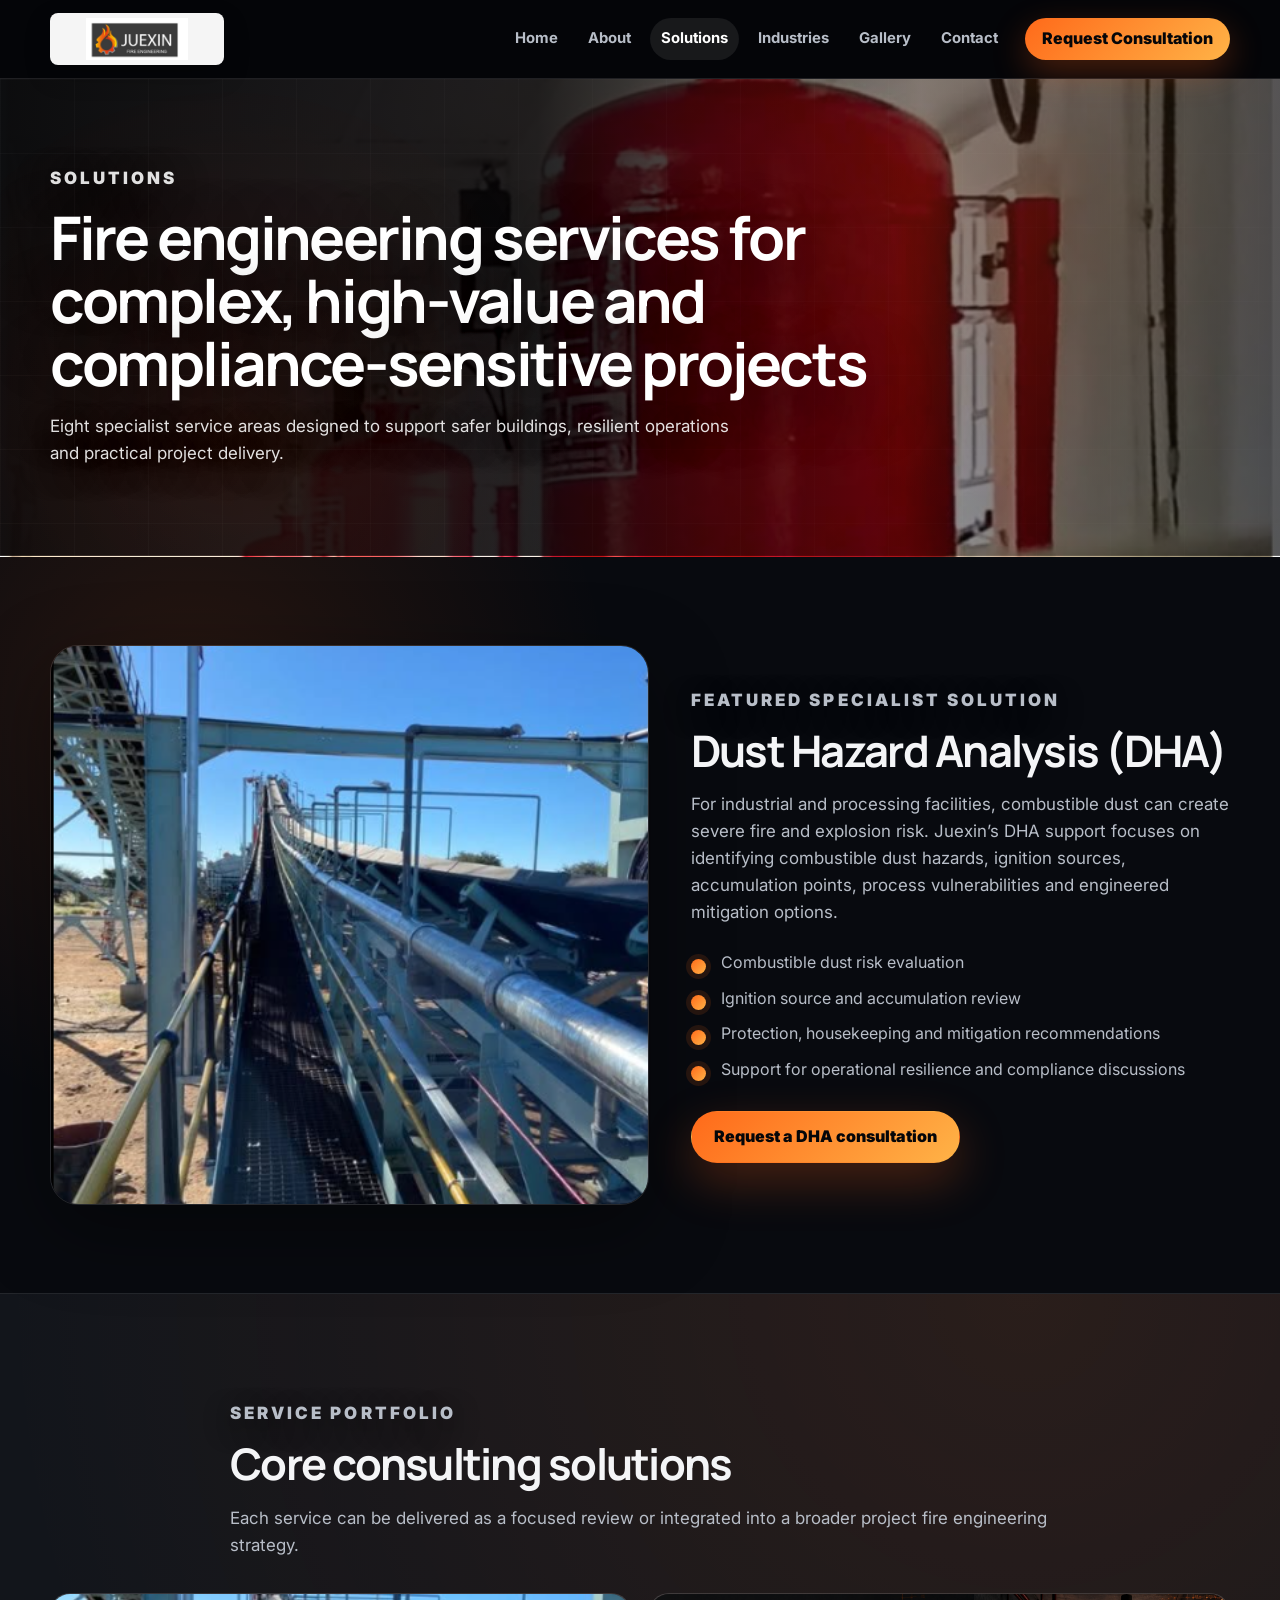
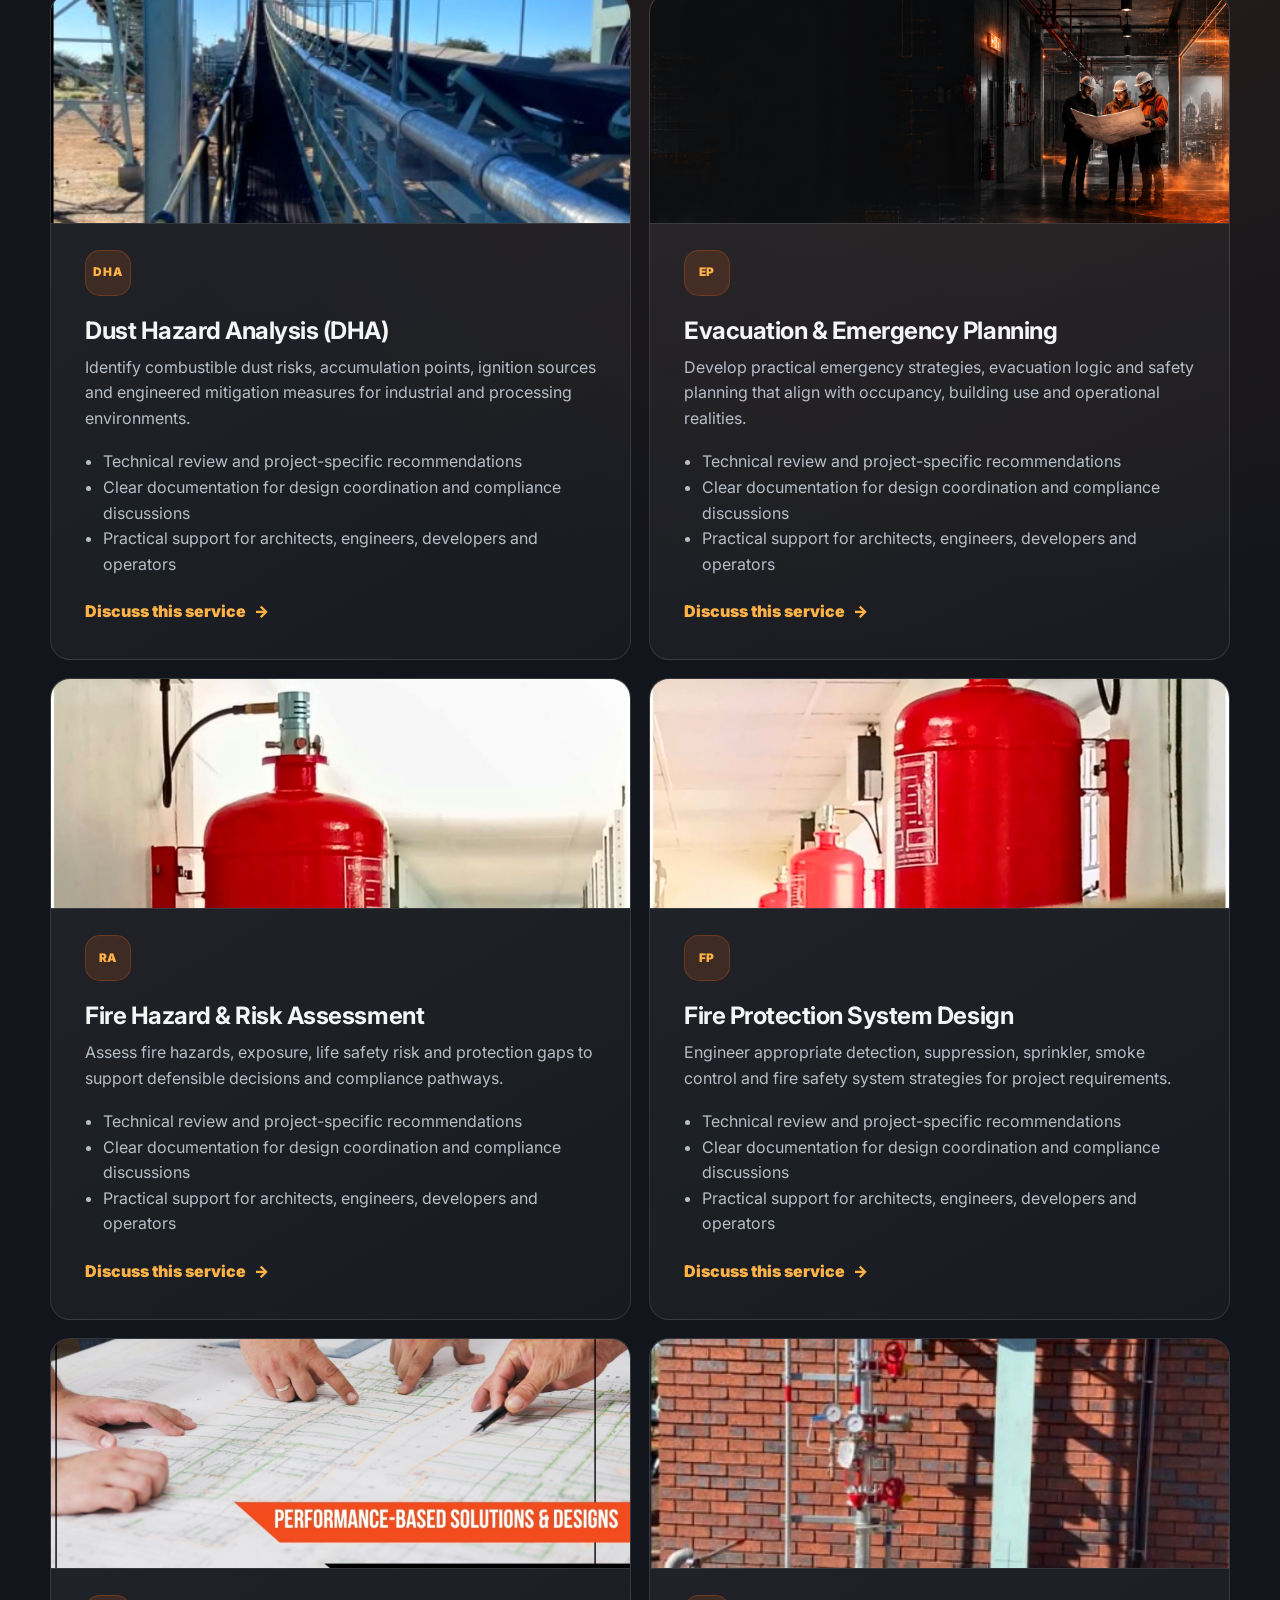
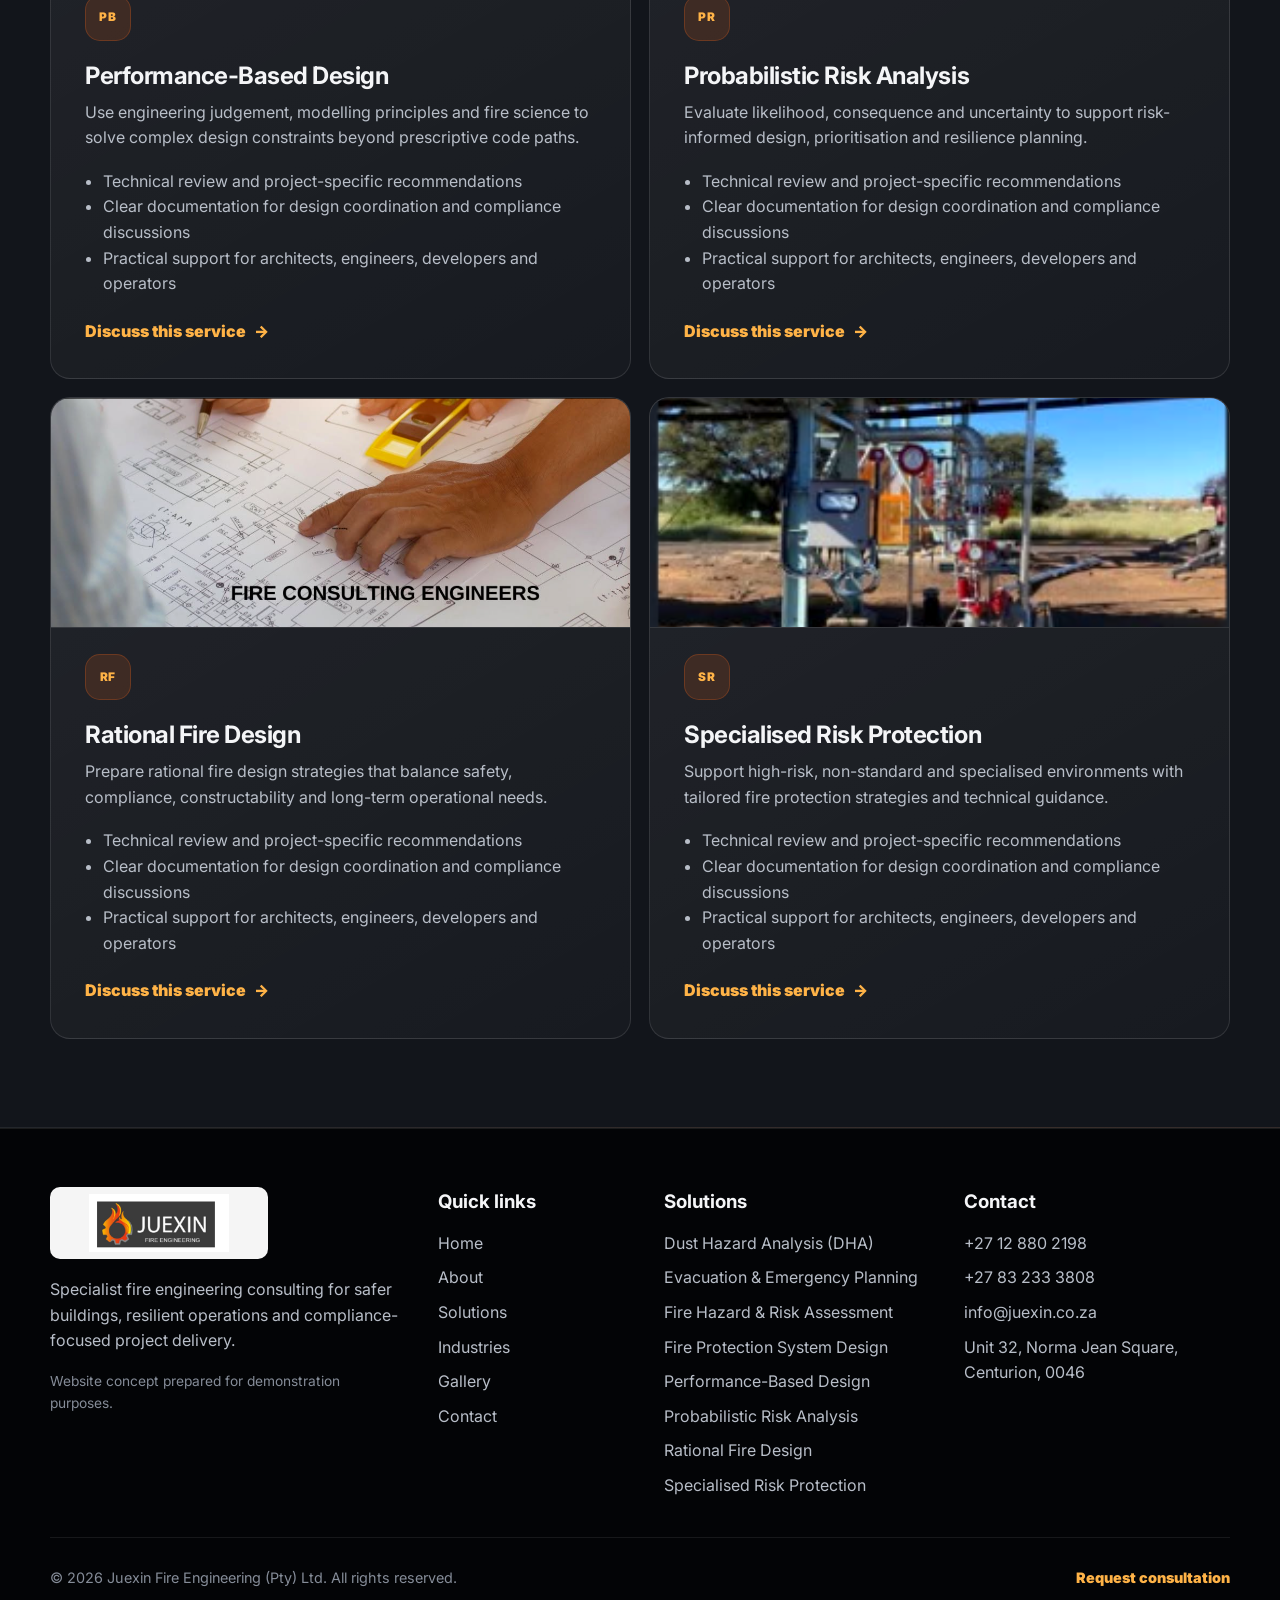
<file: solutions.html>
﻿<!DOCTYPE html>
<html lang="en">
<head>
  <meta charset="UTF-8">
  <meta name="viewport" content="width=device-width, initial-scale=1.0">
  <title>Solutions | Juexin Fire Engineering</title>
  <meta name="description" content="Fire engineering consulting solutions including DHA, rational fire design, performance-based design, risk assessment and fire protection system design.">
  <link rel="preconnect" href="https://fonts.googleapis.com">
  <link rel="preconnect" href="https://fonts.gstatic.com" crossorigin>
  <link href="https://fonts.googleapis.com/css2?family=Inter:wght@400;500;600;700;800;900&family=Manrope:wght@500;600;700;800&display=swap" rel="stylesheet">
  <link rel="icon" href="assets/images/favicon.svg" type="image/svg+xml">
  <link rel="stylesheet" href="styles.css">
</head>
<body>
  <a class="skip-link" href="#main">Skip to content</a>
  <header class="site-header" data-header>
  <div class="container header-inner">
    <a class="brand" href="index.html" aria-label="Juexin Fire Engineering home">
      <img class="brand-logo" src="assets/images/juexin-logo-horizontal.png" alt="Juexin Fire Engineering">
    </a>
    <button class="menu-toggle" type="button" data-menu-toggle aria-label="Open menu" aria-expanded="false">
      <span></span><span></span><span></span>
    </button>
    <nav class="site-nav" data-site-nav aria-label="Primary navigation">
      <a href="index.html" class="nav-link ">Home</a><a href="about.html" class="nav-link ">About</a><a href="solutions.html" class="nav-link active">Solutions</a><a href="industries.html" class="nav-link ">Industries</a><a href="gallery.html" class="nav-link ">Gallery</a><a href="contact.html" class="nav-link ">Contact</a>
      <a class="nav-cta" href="contact.html#consultation">Request Consultation</a>
    </nav>
  </div>
</header>
  <main id="main">
    
<section class="page-hero" style="--hero-image: url('assets/images/fire-extinguisher-system.png'); --hero-position: center;">
  <div class="container page-hero-content">
    <div class="reveal">
      <p class="eyebrow">Solutions</p>
      <h1>Fire engineering services for complex, high-value and compliance-sensitive projects</h1>
      <p>Eight specialist service areas designed to support safer buildings, resilient operations and practical project delivery.</p>
    </div>
  </div>
</section>

<section class="section feature-dha" id="dha-feature">
  <div class="container feature-grid">
    <div class="feature-image reveal"><img src="assets/images/industrial-conveyor-site.png" alt="Industrial conveyor site for dust hazard review" loading="lazy" width="450" height="598"></div>
    <div class="feature-copy reveal">
      <p class="eyebrow">Featured specialist solution</p>
      <h2>Dust Hazard Analysis (DHA)</h2>
      <p>For industrial and processing facilities, combustible dust can create severe fire and explosion risk. Juexin&rsquo;s DHA support focuses on identifying combustible dust hazards, ignition sources, accumulation points, process vulnerabilities and engineered mitigation options.</p>
      <ul class="check-list">
        <li>Combustible dust risk evaluation</li>
        <li>Ignition source and accumulation review</li>
        <li>Protection, housekeeping and mitigation recommendations</li>
        <li>Support for operational resilience and compliance discussions</li>
      </ul>
      <a class="btn btn-primary" href="contact.html#consultation">Request a DHA consultation</a>
    </div>
  </div>
</section>

<section class="section section-muted">
  <div class="container section-heading reveal">
    <p class="eyebrow">Service portfolio</p>
    <h2>Core consulting solutions</h2>
    <p>Each service can be delivered as a focused review or integrated into a broader project fire engineering strategy.</p>
  </div>
  <div class="container services-grid all-services"><article class="service-card service-card-media large-card reveal" id="dha">
  <img src="assets/images/industrial-conveyor-site.png" alt="Industrial conveyor site for dust hazard analysis" loading="lazy" width="450" height="598">
  <span class="service-icon" aria-hidden="true">DHA</span>
  <h2>Dust Hazard Analysis (DHA)</h2>
  <p>Identify combustible dust risks, accumulation points, ignition sources and engineered mitigation measures for industrial and processing environments.</p>
  <ul>
    <li>Technical review and project-specific recommendations</li>
    <li>Clear documentation for design coordination and compliance discussions</li>
    <li>Practical support for architects, engineers, developers and operators</li>
  </ul>
  <a class="card-link" href="contact.html#consultation">Discuss this service <span>&rarr;</span></a>
</article><article class="service-card service-card-media large-card reveal" id="evacuation">
  <img src="assets/images/book-consultation-inspection.png" alt="Fire safety consultant inspecting emergency planning requirements" loading="lazy" width="816" height="802">
  <span class="service-icon" aria-hidden="true">EP</span>
  <h2>Evacuation & Emergency Planning</h2>
  <p>Develop practical emergency strategies, evacuation logic and safety planning that align with occupancy, building use and operational realities.</p>
  <ul>
    <li>Technical review and project-specific recommendations</li>
    <li>Clear documentation for design coordination and compliance discussions</li>
    <li>Practical support for architects, engineers, developers and operators</li>
  </ul>
  <a class="card-link" href="contact.html#consultation">Discuss this service <span>&rarr;</span></a>
</article><article class="service-card service-card-media large-card reveal" id="risk-assessment">
  <img src="assets/images/modular-gas-suppression-room.png" alt="Modular gas suppression system for fire risk assessment" loading="lazy" width="862" height="862">
  <span class="service-icon" aria-hidden="true">RA</span>
  <h2>Fire Hazard & Risk Assessment</h2>
  <p>Assess fire hazards, exposure, life safety risk and protection gaps to support defensible decisions and compliance pathways.</p>
  <ul>
    <li>Technical review and project-specific recommendations</li>
    <li>Clear documentation for design coordination and compliance discussions</li>
    <li>Practical support for architects, engineers, developers and operators</li>
  </ul>
  <a class="card-link" href="contact.html#consultation">Discuss this service <span>&rarr;</span></a>
</article><article class="service-card service-card-media large-card reveal" id="system-design">
  <img src="assets/images/fire-extinguisher-system.png" alt="Fire extinguisher and modular gas suppression system" loading="lazy" width="862" height="862">
  <span class="service-icon" aria-hidden="true">FP</span>
  <h2>Fire Protection System Design</h2>
  <p>Engineer appropriate detection, suppression, sprinkler, smoke control and fire safety system strategies for project requirements.</p>
  <ul>
    <li>Technical review and project-specific recommendations</li>
    <li>Clear documentation for design coordination and compliance discussions</li>
    <li>Practical support for architects, engineers, developers and operators</li>
  </ul>
  <a class="card-link" href="contact.html#consultation">Discuss this service <span>&rarr;</span></a>
</article><article class="service-card service-card-media large-card reveal" id="performance-design">
  <img src="assets/images/performance-based-design-plans.png" alt="Performance based fire solutions over building plans" loading="lazy" width="813" height="791">
  <span class="service-icon" aria-hidden="true">PB</span>
  <h2>Performance-Based Design</h2>
  <p>Use engineering judgement, modelling principles and fire science to solve complex design constraints beyond prescriptive code paths.</p>
  <ul>
    <li>Technical review and project-specific recommendations</li>
    <li>Clear documentation for design coordination and compliance discussions</li>
    <li>Practical support for architects, engineers, developers and operators</li>
  </ul>
  <a class="card-link" href="contact.html#consultation">Discuss this service <span>&rarr;</span></a>
</article><article class="service-card service-card-media large-card reveal" id="probabilistic-risk">
  <img src="assets/images/industrial-fire-equipment-installation.png" alt="Industrial fire equipment installation for risk analysis" loading="lazy" width="447" height="597">
  <span class="service-icon" aria-hidden="true">PR</span>
  <h2>Probabilistic Risk Analysis</h2>
  <p>Evaluate likelihood, consequence and uncertainty to support risk-informed design, prioritisation and resilience planning.</p>
  <ul>
    <li>Technical review and project-specific recommendations</li>
    <li>Clear documentation for design coordination and compliance discussions</li>
    <li>Practical support for architects, engineers, developers and operators</li>
  </ul>
  <a class="card-link" href="contact.html#consultation">Discuss this service <span>&rarr;</span></a>
</article><article class="service-card service-card-media large-card reveal" id="rational-design">
  <img src="assets/images/fire-consulting-engineers-plans.png" alt="Fire consulting engineers drawing review" loading="lazy" width="1257" height="442">
  <span class="service-icon" aria-hidden="true">RF</span>
  <h2>Rational Fire Design</h2>
  <p>Prepare rational fire design strategies that balance safety, compliance, constructability and long-term operational needs.</p>
  <ul>
    <li>Technical review and project-specific recommendations</li>
    <li>Clear documentation for design coordination and compliance discussions</li>
    <li>Practical support for architects, engineers, developers and operators</li>
  </ul>
  <a class="card-link" href="contact.html#consultation">Discuss this service <span>&rarr;</span></a>
</article><article class="service-card service-card-media large-card reveal" id="specialised-risk">
  <img src="assets/images/industrial-skid-fire-protection.png" alt="Industrial skid fire protection equipment for specialised risk protection" loading="lazy" width="282" height="302">
  <span class="service-icon" aria-hidden="true">SR</span>
  <h2>Specialised Risk Protection</h2>
  <p>Support high-risk, non-standard and specialised environments with tailored fire protection strategies and technical guidance.</p>
  <ul>
    <li>Technical review and project-specific recommendations</li>
    <li>Clear documentation for design coordination and compliance discussions</li>
    <li>Practical support for architects, engineers, developers and operators</li>
  </ul>
  <a class="card-link" href="contact.html#consultation">Discuss this service <span>&rarr;</span></a>
</article></div>
</section>

  </main>
  <footer class="site-footer">
  <div class="container footer-grid">
    <div class="footer-brand">
      <img src="assets/images/juexin-logo-horizontal.png" alt="Juexin Fire Engineering logo" class="footer-logo">
      <p>Specialist fire engineering consulting for safer buildings, resilient operations and compliance-focused project delivery.</p>
      <p class="demo-note">Website concept prepared for demonstration purposes.</p>
    </div>
    <div>
      <h3>Quick links</h3>
      <ul><li><a href="index.html">Home</a></li><li><a href="about.html">About</a></li><li><a href="solutions.html">Solutions</a></li><li><a href="industries.html">Industries</a></li><li><a href="gallery.html">Gallery</a></li><li><a href="contact.html">Contact</a></li></ul>
    </div>
    <div>
      <h3>Solutions</h3>
      <ul><li><a href="solutions.html#dha">Dust Hazard Analysis (DHA)</a></li><li><a href="solutions.html#evacuation">Evacuation & Emergency Planning</a></li><li><a href="solutions.html#risk-assessment">Fire Hazard & Risk Assessment</a></li><li><a href="solutions.html#system-design">Fire Protection System Design</a></li><li><a href="solutions.html#performance-design">Performance-Based Design</a></li><li><a href="solutions.html#probabilistic-risk">Probabilistic Risk Analysis</a></li><li><a href="solutions.html#rational-design">Rational Fire Design</a></li><li><a href="solutions.html#specialised-risk">Specialised Risk Protection</a></li></ul>
    </div>
    <div>
      <h3>Contact</h3>
      <ul class="contact-list">
        <li><a href="tel:+27128802198">+27 12 880 2198</a></li>
        <li><a href="tel:+27832333808">+27 83 233 3808</a></li>
        <li><a href="mailto:info@juexin.co.za">info@juexin.co.za</a></li>
        <li>Unit 32, Norma Jean Square, Centurion, 0046</li>
      </ul>
    </div>
  </div>
  <div class="container footer-bottom">
    <span>&copy; 2026 Juexin Fire Engineering (Pty) Ltd. All rights reserved.</span>
    <a href="contact.html#consultation">Request consultation</a>
  </div>
</footer>
  <script src="script.js" defer></script>
</body>
</html>
</file>
<file: styles.css>
/*
  Juexin Fire Engineering multipage website concept
  Colour direction: existing Juexin black/graphite, white text, fire orange and amber accents.
  Replace final logos/images inside assets/images and assets/gallery when the client supplies approved material.
*/

:root {
  --black: #050609;
  --black-2: #080a0f;
  --graphite: #12151b;
  --graphite-2: #1b1f27;
  --graphite-3: #2d3035;
  --white: #ffffff;
  --text: #f4f5f7;
  --muted: #b8bec8;
  --muted-2: #858c98;
  --line: rgba(255, 255, 255, 0.11);
  --orange: #ff6a1a;
  --orange-2: #ff3f13;
  --amber: #ffb347;
  --danger: #e5361a;
  --shadow: 0 24px 80px rgba(0, 0, 0, 0.42);
  --radius-lg: 28px;
  --radius-md: 20px;
  --radius-sm: 14px;
  --container: 1180px;
  --header-height: 78px;
}

* { box-sizing: border-box; }
html { scroll-behavior: smooth; }
body {
  margin: 0;
  font-family: Inter, system-ui, -apple-system, BlinkMacSystemFont, "Segoe UI", sans-serif;
  background: var(--black);
  color: var(--text);
  line-height: 1.6;
  overflow-x: hidden;
}

body.menu-open { overflow: hidden; }

img { max-width: 100%; display: block; }
a { color: inherit; text-decoration: none; }
button, input, select, textarea { font: inherit; }

.skip-link {
  position: fixed;
  left: 16px;
  top: -80px;
  z-index: 9999;
  padding: 12px 16px;
  background: var(--orange);
  color: var(--black);
  border-radius: 10px;
  font-weight: 800;
}
.skip-link:focus { top: 16px; }

.container {
  width: min(100% - 40px, var(--container));
  margin-inline: auto;
}

.site-header {
  position: sticky;
  top: 0;
  z-index: 1000;
  background: rgba(5, 6, 9, 0.84);
  backdrop-filter: blur(18px);
  border-bottom: 1px solid var(--line);
  transition: background 0.25s ease, box-shadow 0.25s ease;
}
.site-header.scrolled {
  background: rgba(5, 6, 9, 0.94);
  box-shadow: 0 12px 44px rgba(0, 0, 0, 0.42);
}
.header-inner {
  min-height: var(--header-height);
  display: flex;
  align-items: center;
  justify-content: space-between;
  gap: 20px;
}
.brand {
  display: inline-flex;
  align-items: center;
  gap: 12px;
  min-width: 210px;
}
.brand-logo {
  width: 174px;
  height: auto;
  max-height: 52px;
  object-fit: contain;
  padding: 5px 7px;
  border-radius: 8px;
  background: rgba(255, 255, 255, .96);
  box-shadow: 0 10px 26px rgba(0, 0, 0, .24);
}
.brand-mark {
  width: 48px;
  height: 48px;
  border-radius: 14px;
  background:
    radial-gradient(circle at 44% 68%, #050609 0 20%, transparent 21%),
    linear-gradient(135deg, var(--orange-2), var(--amber));
  display: grid;
  place-items: center;
  position: relative;
  box-shadow: 0 0 0 1px rgba(255,255,255,.08), 0 14px 36px rgba(255, 91, 26, 0.22);
  overflow: hidden;
}
.brand-mark::before {
  content: "";
  position: absolute;
  width: 31px;
  height: 42px;
  border-radius: 56% 44% 52% 48%;
  background: var(--black);
  left: 10px;
  bottom: -6px;
  transform: rotate(42deg);
}
.brand-mark span {
  width: 18px;
  height: 18px;
  border-radius: 50%;
  background: var(--black);
  z-index: 2;
  box-shadow: 0 0 0 5px rgba(5,6,9,.5);
}
.brand-text { display: grid; line-height: 1.05; }
.brand-text strong {
  font-family: Manrope, Inter, sans-serif;
  font-size: 1.34rem;
  letter-spacing: 0.08em;
}
.brand-text small {
  color: var(--muted);
  font-weight: 700;
  letter-spacing: 0.12em;
  text-transform: uppercase;
  font-size: 0.68rem;
}

.site-nav {
  display: flex;
  align-items: center;
  gap: 8px;
}
.nav-link {
  color: var(--muted);
  font-weight: 700;
  font-size: 0.93rem;
  padding: 9px 11px;
  border-radius: 999px;
  transition: color .2s ease, background .2s ease;
}
.nav-link:hover,
.nav-link.active {
  color: var(--white);
  background: rgba(255, 255, 255, 0.08);
}
.nav-cta {
  margin-left: 8px;
  display: inline-flex;
  align-items: center;
  justify-content: center;
  min-height: 42px;
  padding: 0 17px;
  border-radius: 999px;
  font-weight: 850;
  color: var(--black);
  background: linear-gradient(135deg, var(--orange), var(--amber));
  box-shadow: 0 12px 34px rgba(255, 98, 26, 0.28);
}
.menu-toggle {
  display: none;
  width: 46px;
  height: 46px;
  border: 1px solid var(--line);
  border-radius: 14px;
  background: rgba(255, 255, 255, 0.04);
  color: var(--white);
  cursor: pointer;
}
.menu-toggle span {
  display: block;
  width: 19px;
  height: 2px;
  background: currentColor;
  margin: 5px auto;
  border-radius: 99px;
  transition: transform .2s ease, opacity .2s ease;
}
.menu-toggle.active span:nth-child(1) { transform: translateY(7px) rotate(45deg); }
.menu-toggle.active span:nth-child(2) { opacity: 0; }
.menu-toggle.active span:nth-child(3) { transform: translateY(-7px) rotate(-45deg); }

.hero,
.page-hero {
  position: relative;
  isolation: isolate;
  overflow: hidden;
  background-color: var(--black);
  background-image:
    linear-gradient(90deg, rgba(3, 4, 6, .96) 0%, rgba(5, 6, 9, .88) 42%, rgba(5, 6, 9, .42) 72%, rgba(5, 6, 9, .68) 100%),
    radial-gradient(circle at 82% 24%, rgba(255, 106, 26, .2), transparent 30%),
    var(--hero-image);
  background-size: cover;
  background-position: var(--hero-position, center);
  background-repeat: no-repeat;
}
.hero::before,
.page-hero::before {
  content: "";
  position: absolute;
  inset: 0;
  z-index: 0;
  pointer-events: none;
  background:
    linear-gradient(rgba(255,255,255,.035) 1px, transparent 1px),
    linear-gradient(90deg, rgba(255,255,255,.035) 1px, transparent 1px),
    radial-gradient(circle at 18% 74%, rgba(255, 63, 19, .14), transparent 32%);
  background-size: 74px 74px, 74px 74px, auto;
  opacity: .72;
  mask-image: linear-gradient(to right, rgba(0,0,0,.95), rgba(0,0,0,.38));
}
.hero > .container,
.page-hero > .container {
  position: relative;
  z-index: 1;
}
.hero-home {
  min-height: min(760px, calc(100vh - var(--header-height)));
  display: flex;
  align-items: center;
  padding: 70px 0 58px;
}
.hero-full {
  min-height: min(760px, calc(100svh - var(--header-height)));
}
.hero-bg {
  position: absolute;
  inset: 0;
  z-index: 0;
  pointer-events: none;
  background-image:
    linear-gradient(115deg, rgba(5, 6, 9, .38), rgba(255, 106, 26, .08), rgba(5, 6, 9, .44));
  opacity: .9;
}
.hero-content,
.page-hero-content {
  display: block;
}
.hero-copy {
  max-width: 820px;
}
.page-hero-content > .reveal {
  max-width: 820px;
}
.hero-grid,
.page-hero-grid {
  display: grid;
  grid-template-columns: minmax(0, 1.08fr) minmax(320px, .92fr);
  align-items: center;
  gap: 60px;
}
.hero-copy h1,
.page-hero h1,
.section-heading h2,
.section-copy h2,
.feature-copy h2,
.cta-card h2,
.contact-form-wrap h2 {
  font-family: Manrope, Inter, sans-serif;
  line-height: 1.05;
  letter-spacing: -0.04em;
  margin: 0;
}
.hero-copy h1 {
  font-size: clamp(3.2rem, 6vw, 6rem);
  max-width: 840px;
}
.page-hero h1 { font-size: clamp(2.4rem, 4.7vw, 4.9rem); }
.hero-copy h1,
.page-hero h1 {
  color: var(--white);
  text-shadow: 0 18px 62px rgba(0, 0, 0, .68);
}
.hero-lead,
.page-hero p,
.section-heading p,
.section-copy p,
.feature-copy p {
  color: var(--muted);
  font-size: 1.06rem;
}
.hero-lead {
  max-width: 650px;
  font-size: clamp(1.02rem, 1.35vw, 1.18rem);
  margin: 22px 0 0;
  color: rgba(255, 255, 255, .88);
  text-shadow: 0 10px 34px rgba(0, 0, 0, .72);
}
.eyebrow {
  color: var(--orange);
  text-transform: uppercase;
  letter-spacing: 0.18em;
  font-size: 0.76rem;
  font-weight: 900;
  margin: 0 0 14px;
  text-shadow: 0 8px 26px rgba(0, 0, 0, .68);
}
.hero-actions,
.center-actions {
  display: flex;
  gap: 14px;
  flex-wrap: wrap;
  margin-top: 28px;
}
.center-actions {
  justify-content: center;
}
.btn {
  display: inline-flex;
  align-items: center;
  justify-content: center;
  min-height: 52px;
  padding: 0 22px;
  border-radius: 999px;
  font-weight: 900;
  border: 1px solid transparent;
  transition: transform .2s ease, box-shadow .2s ease, border-color .2s ease, background .2s ease;
}
.btn:hover { transform: translateY(-2px); }
.btn-primary {
  color: var(--black);
  background: linear-gradient(135deg, var(--orange), var(--amber));
  box-shadow: 0 18px 48px rgba(255, 98, 26, 0.27);
}
.btn-outline {
  color: var(--white);
  background: rgba(255, 255, 255, 0.055);
  border-color: rgba(255, 255, 255, 0.16);
}
.btn-outline:hover { border-color: rgba(255, 106, 26, .55); }
.trust-badges {
  display: flex;
  flex-wrap: wrap;
  gap: 8px;
  margin-top: 24px;
  max-width: 760px;
}
.trust-badges span,
.location-tags span,
.mini-list span {
  display: inline-flex;
  align-items: center;
  min-height: 36px;
  padding: 0 12px;
  border: 1px solid rgba(255, 255, 255, 0.11);
  border-radius: 999px;
  color: #f0f2f5;
  background: rgba(255, 255, 255, 0.055);
  font-size: .84rem;
  font-weight: 700;
}
.hero-visual { position: relative; }
.visual-card {
  position: relative;
  overflow: hidden;
  border-radius: var(--radius-lg);
  border: 1px solid rgba(255, 255, 255, .12);
  background: linear-gradient(145deg, rgba(255,255,255,.08), rgba(255,255,255,.03));
  box-shadow: var(--shadow);
}
.visual-card::before {
  content: "";
  position: absolute;
  inset: 0;
  background: linear-gradient(130deg, rgba(255,255,255,.1), transparent 38%, rgba(255, 106, 26, .14));
  pointer-events: none;
}
.visual-card img { width: 100%; height: 520px; object-fit: cover; }
.visual-overlay-card {
  position: absolute;
  left: 22px;
  right: 22px;
  bottom: 22px;
  padding: 18px;
  border-radius: 20px;
  background: rgba(5, 6, 9, .78);
  border: 1px solid rgba(255,255,255,.14);
  backdrop-filter: blur(16px);
  display: grid;
  gap: 4px;
}
.visual-overlay-card strong { font-size: 1.05rem; }
.visual-overlay-card span { color: var(--muted); font-weight: 700; font-size: .9rem; }

.cred-strip {
  background: var(--graphite-3);
  border-top: 1px solid rgba(255,255,255,.08);
  border-bottom: 1px solid rgba(255,255,255,.08);
}
.cred-grid {
  display: grid;
  grid-template-columns: repeat(4, 1fr);
}
.cred-grid div {
  padding: 26px 24px;
  min-height: 108px;
  border-left: 1px solid rgba(255,255,255,.08);
}
.cred-grid div:last-child { border-right: 1px solid rgba(255,255,255,.08); }
.cred-grid strong { display: block; color: var(--white); font-size: 1.04rem; }
.cred-grid span { color: var(--muted); font-size: .92rem; }

.section { padding: 88px 0; }
.section-muted {
  background:
    radial-gradient(circle at 80% 0%, rgba(255, 106, 26, .10), transparent 32%),
    var(--graphite);
  border-top: 1px solid rgba(255,255,255,.07);
  border-bottom: 1px solid rgba(255,255,255,.07);
}
.section-heading {
  max-width: 820px;
  margin-bottom: 34px;
}
.section-heading.center { text-align: center; margin-inline: auto; }
.section-heading h2,
.section-copy h2,
.feature-copy h2,
.contact-form-wrap h2 { font-size: clamp(2rem, 3.4vw, 3.6rem); }
.section-heading p { margin-top: 18px; }
.split-grid,
.feature-grid,
.contact-grid {
  display: grid;
  grid-template-columns: minmax(0, 1fr) minmax(320px, 0.9fr);
  gap: 42px;
  align-items: center;
}
.align-start { align-items: start; }
.section-copy p + p { margin-top: 16px; }
.text-link,
.card-link {
  color: var(--amber);
  font-weight: 900;
  display: inline-flex;
  align-items: center;
  gap: 8px;
  margin-top: 14px;
}
.mini-list,
.location-tags {
  display: flex;
  gap: 10px;
  flex-wrap: wrap;
  margin: 24px 0 8px;
}
.brand-panel,
.stat-card,
.map-card,
.contact-card-hero,
.contact-form-wrap,
.contact-details,
.disclaimer,
.prompt-list {
  border: 1px solid rgba(255, 255, 255, 0.11);
  border-radius: var(--radius-lg);
  background: linear-gradient(145deg, rgba(255,255,255,.075), rgba(255,255,255,.026));
  box-shadow: 0 16px 58px rgba(0,0,0,.25);
}
.brand-panel { padding: 30px; }
.brand-panel img {
  width: min(280px, 100%);
  margin: 0 auto 22px;
  border-radius: 24px;
}
.brand-panel p { color: var(--muted); margin-bottom: 0; }
.image-panel {
  position: relative;
  overflow: hidden;
  border-radius: var(--radius-lg);
  border: 1px solid rgba(255, 255, 255, 0.12);
  background: rgba(255, 255, 255, 0.04);
  box-shadow: var(--shadow);
}
.image-panel > img {
  width: 100%;
  min-height: 380px;
  max-height: 470px;
  object-fit: cover;
}
.panel-caption {
  position: absolute;
  left: 18px;
  right: auto;
  bottom: 18px;
  max-width: min(520px, calc(100% - 36px));
  display: flex;
  align-items: center;
  gap: 14px;
  padding: 16px;
  border-radius: 18px;
  background: rgba(5, 6, 9, 0.78);
  border: 1px solid rgba(255, 255, 255, 0.13);
  backdrop-filter: blur(14px);
}
.panel-caption img {
  width: 44px;
  height: 44px;
  object-fit: contain;
  flex: 0 0 auto;
}
.panel-caption p {
  margin: 0;
  color: var(--text);
  font-weight: 800;
  line-height: 1.35;
}
.feature-grid-cards,
.services-grid,
.industries-grid,
.standards-grid,
.gallery-grid,
.process-grid {
  display: grid;
  gap: 18px;
}
.feature-grid-cards { grid-template-columns: repeat(3, 1fr); }
.services-grid { grid-template-columns: repeat(4, 1fr); }
.compact-grid { grid-template-columns: repeat(4, 1fr); }
.all-services { grid-template-columns: repeat(2, 1fr); align-items: stretch; }
.industries-grid { grid-template-columns: repeat(3, 1fr); }
.standards-grid { grid-template-columns: repeat(6, 1fr); }
.gallery-grid { grid-template-columns: repeat(3, 1fr); }
.process-grid { grid-template-columns: repeat(4, 1fr); }
.service-card,
.feature-card,
.industry-card,
.standard-card,
.process-step,
.gallery-card {
  position: relative;
  overflow: hidden;
  min-height: 100%;
  padding: 26px;
  border-radius: var(--radius-md);
  border: 1px solid rgba(255, 255, 255, 0.11);
  background: linear-gradient(150deg, rgba(255,255,255,.07), rgba(255,255,255,.025));
  transition: transform .22s ease, border-color .22s ease, box-shadow .22s ease, background .22s ease;
}
.service-card::before,
.feature-card::before,
.industry-card::before,
.gallery-card::before {
  content: "";
  position: absolute;
  inset: 0;
  background: radial-gradient(circle at 18% 0%, rgba(255,106,26,.18), transparent 38%);
  opacity: 0;
  transition: opacity .22s ease;
  pointer-events: none;
}
.service-card:hover,
.feature-card:hover,
.industry-card:hover,
.gallery-card:hover {
  transform: translateY(-4px);
  border-color: rgba(255, 106, 26, .42);
  box-shadow: 0 22px 58px rgba(0,0,0,.33);
}
.service-card:hover::before,
.feature-card:hover::before,
.industry-card:hover::before,
.gallery-card:hover::before { opacity: 1; }
.service-icon {
  position: relative;
  z-index: 1;
  display: grid;
  place-items: center;
  width: 46px;
  height: 46px;
  border-radius: 15px;
  background: rgba(255, 106, 26, .14);
  color: var(--amber);
  border: 1px solid rgba(255, 106, 26, .24);
  font-size: .74rem;
  font-weight: 900;
  letter-spacing: .08em;
  margin-bottom: 22px;
}
.service-card h3,
.service-card h2,
.feature-card h3,
.industry-card h3,
.process-step h3,
.gallery-card h3 {
  position: relative;
  z-index: 1;
  margin: 0 0 10px;
  line-height: 1.12;
  letter-spacing: -0.02em;
}
.service-card p,
.feature-card p,
.industry-card p,
.process-step p,
.gallery-card p {
  position: relative;
  z-index: 1;
  color: var(--muted);
  margin: 0;
}
.service-card ul {
  color: var(--muted);
  padding-left: 18px;
  margin: 18px 0 4px;
}
.large-card { padding: 34px; }
.service-card-media,
.industry-card-media {
  display: flex;
  flex-direction: column;
}
.service-card-media > img,
.industry-card-media > img {
  position: relative;
  z-index: 1;
  width: calc(100% + 52px);
  max-width: none;
  height: 184px;
  margin: -26px -26px 24px;
  object-fit: cover;
  border-bottom: 1px solid rgba(255, 255, 255, 0.1);
  filter: saturate(1.06) contrast(1.03);
}
.large-card.service-card-media > img {
  width: calc(100% + 68px);
  height: 230px;
  margin: -34px -34px 26px;
}
.service-card .card-link {
  margin-top: auto;
  padding-top: 18px;
}
.service-card ul + .card-link {
  margin-top: auto;
}
.industry-card-media > img {
  aspect-ratio: 16 / 10;
}
.feature-dot,
.industry-card span {
  display: block;
  width: 42px;
  height: 5px;
  border-radius: 999px;
  background: linear-gradient(90deg, var(--orange), var(--amber));
  margin-bottom: 22px;
}
.feature-dha {
  background:
    radial-gradient(circle at 15% 20%, rgba(255, 106, 26, .13), transparent 34%),
    var(--black-2);
}
.feature-image img,
.page-hero-image {
  border-radius: var(--radius-lg);
  border: 1px solid rgba(255,255,255,.12);
  box-shadow: var(--shadow);
  width: 100%;
  object-fit: cover;
}
.feature-image img {
  aspect-ratio: 4 / 5;
  max-height: 560px;
}
.check-list {
  list-style: none;
  padding: 0;
  margin: 24px 0 28px;
  display: grid;
  gap: 10px;
}
.check-list li {
  position: relative;
  color: var(--muted);
  padding-left: 30px;
}
.check-list li::before {
  content: "";
  position: absolute;
  left: 0;
  top: .55em;
  width: 15px;
  height: 15px;
  border-radius: 50%;
  background: linear-gradient(135deg, var(--orange), var(--amber));
  box-shadow: 0 0 0 5px rgba(255,106,26,.12);
}
.process-step span {
  display: inline-flex;
  color: var(--black);
  background: linear-gradient(135deg, var(--orange), var(--amber));
  border-radius: 999px;
  padding: 7px 11px;
  font-size: .82rem;
  font-weight: 900;
  letter-spacing: .14em;
  margin-bottom: 22px;
  box-shadow: 0 10px 26px rgba(255, 106, 26, .18);
}
.process-step {
  border-top: 2px solid rgba(255, 106, 26, .34);
}
.process-step::after {
  content: "";
  position: absolute;
  left: 26px;
  right: 26px;
  top: 0;
  height: 1px;
  background: linear-gradient(90deg, rgba(255, 106, 26, .72), transparent);
  opacity: .7;
}
.process-wide .section-heading { margin-inline: auto; text-align: center; }
.cta-section { padding-top: 64px; }
.cta-card {
  display: flex;
  align-items: center;
  justify-content: space-between;
  gap: 28px;
  padding: 38px;
  border-radius: var(--radius-lg);
  background:
    radial-gradient(circle at 80% 12%, rgba(255, 179, 71, .21), transparent 28%),
    linear-gradient(135deg, var(--graphite-3), #090b10);
  border: 1px solid rgba(255,255,255,.13);
  box-shadow: var(--shadow);
}
.cta-card p { color: var(--muted); margin-bottom: 0; }
.page-hero {
  min-height: 390px;
  display: flex;
  align-items: center;
  padding: 86px 0 72px;
  border-bottom: 1px solid rgba(255,255,255,.08);
}
.page-hero-content p {
  max-width: 700px;
  color: rgba(255, 255, 255, .88);
  text-shadow: 0 10px 34px rgba(0, 0, 0, .72);
}
.page-hero code,
.gallery-main code { color: var(--amber); }
.stat-card { overflow: hidden; }
.stat-card img { width: 100%; height: auto; }
.stat-grid {
  display: grid;
  grid-template-columns: repeat(3, 1fr);
  border-top: 1px solid var(--line);
}
.stat-grid div { padding: 20px; border-left: 1px solid var(--line); }
.stat-grid div:first-child { border-left: 0; }
.stat-grid strong { display: block; font-size: 1.8rem; color: var(--amber); line-height: 1; }
.stat-grid span { color: var(--muted); font-size: .83rem; font-weight: 700; }
.map-card {
  min-height: 430px;
  position: relative;
  background:
    linear-gradient(rgba(255,255,255,.04) 1px, transparent 1px),
    linear-gradient(90deg, rgba(255,255,255,.04) 1px, transparent 1px),
    radial-gradient(circle at 50% 52%, rgba(255,106,26,.15), transparent 40%),
    #0a0d12;
  background-size: 42px 42px, 42px 42px, auto, auto;
}
.map-glow {
  position: absolute;
  inset: 16%;
  border-radius: 50%;
  border: 1px solid rgba(255,106,26,.24);
  box-shadow: 0 0 80px rgba(255,106,26,.14) inset;
}
.pin {
  position: absolute;
  display: grid;
  place-items: center;
  width: 54px;
  height: 54px;
  border-radius: 50%;
  background: linear-gradient(135deg, var(--orange), var(--amber));
  color: var(--black);
  font-weight: 1000;
  box-shadow: 0 20px 60px rgba(255,106,26,.23);
}
.pin-sa { left: 45%; top: 58%; }
.pin-na { left: 33%; top: 47%; }
.pin-uk { left: 55%; top: 17%; }
.standard-card { text-align: center; padding: 24px 14px; }
.standard-card strong { display: block; font-size: 1.35rem; }
.standard-card span { color: var(--muted); font-size: .78rem; }
.disclaimer { margin-top: 22px; padding: 18px 22px; color: var(--muted); }
.gallery-card { padding: 0; }
.gallery-card img { width: 100%; aspect-ratio: 16 / 10; object-fit: cover; }
.gallery-card div { padding: 22px; }
.gallery-main {
  background:
    radial-gradient(circle at 10% 10%, rgba(255, 106, 26, .12), transparent 28%),
    var(--black);
}
.gallery-filters {
  display: flex;
  flex-wrap: wrap;
  gap: 10px;
  margin-bottom: 28px;
}
.filter-btn {
  min-height: 42px;
  padding: 0 16px;
  border: 1px solid rgba(255, 255, 255, 0.14);
  border-radius: 999px;
  color: var(--text);
  background: rgba(255, 255, 255, 0.055);
  cursor: pointer;
  font-weight: 850;
  transition: background .2s ease, border-color .2s ease, color .2s ease;
}
.filter-btn.active,
.filter-btn:hover {
  color: var(--black);
  border-color: transparent;
  background: linear-gradient(135deg, var(--orange), var(--amber));
}
.gallery-masonry {
  columns: 3 280px;
  column-gap: 20px;
}
.gallery-item {
  position: relative;
  display: block;
  width: 100%;
  margin: 0 0 20px;
  padding: 0;
  border: 1px solid rgba(255, 255, 255, 0.11);
  border-radius: var(--radius-md);
  overflow: hidden;
  background: var(--graphite);
  cursor: pointer;
  break-inside: avoid;
  box-shadow: 0 18px 52px rgba(0, 0, 0, .28);
}
.gallery-item img {
  width: 100%;
  aspect-ratio: var(--ratio, 4 / 3);
  object-fit: cover;
  transition: transform .35s ease, filter .35s ease;
}
.gallery-item:hover img {
  transform: scale(1.045);
  filter: brightness(.78) saturate(1.08);
}
.gallery-overlay {
  position: absolute;
  inset: auto 0 0;
  padding: 42px 18px 18px;
  color: var(--white);
  text-align: left;
  background: linear-gradient(to top, rgba(5, 6, 9, .92), rgba(5, 6, 9, 0));
  transform: translateY(10px);
  opacity: 0;
  transition: opacity .25s ease, transform .25s ease;
}
.gallery-item:hover .gallery-overlay,
.gallery-item:focus-visible .gallery-overlay {
  opacity: 1;
  transform: translateY(0);
}
.gallery-overlay strong {
  display: block;
  font-size: 1rem;
  line-height: 1.2;
}
.gallery-overlay span {
  display: inline-block;
  margin-top: 6px;
  color: var(--amber);
  font-size: .78rem;
  font-weight: 900;
  letter-spacing: .12em;
  text-transform: uppercase;
}
.gallery-lightbox {
  position: fixed;
  inset: 0;
  z-index: 2000;
  display: grid;
  grid-template-columns: minmax(44px, 1fr) minmax(0, 1040px) minmax(44px, 1fr);
  align-items: center;
  gap: 18px;
  padding: 28px;
  background: rgba(0, 0, 0, .88);
  opacity: 0;
  pointer-events: none;
  transition: opacity .22s ease;
}
.gallery-lightbox.open {
  opacity: 1;
  pointer-events: auto;
}
.lightbox-frame {
  grid-column: 2;
  margin: 0;
  max-height: calc(100vh - 70px);
  display: grid;
  gap: 12px;
}
.lightbox-frame img {
  max-height: calc(100vh - 130px);
  width: 100%;
  object-fit: contain;
  border-radius: 18px;
  box-shadow: var(--shadow);
}
.lightbox-frame figcaption {
  color: var(--text);
  text-align: center;
  font-weight: 800;
}
.lightbox-close,
.lightbox-nav {
  border: 1px solid rgba(255, 255, 255, .16);
  color: var(--white);
  background: rgba(255, 255, 255, .08);
  cursor: pointer;
  backdrop-filter: blur(10px);
}
.lightbox-close {
  position: absolute;
  right: 22px;
  top: 18px;
  width: 44px;
  height: 44px;
  border-radius: 50%;
  font-size: 2rem;
  line-height: 1;
}
.lightbox-nav {
  width: 48px;
  height: 64px;
  border-radius: 999px;
  font-size: 3rem;
  line-height: 1;
}
.lightbox-prev { justify-self: end; }
.lightbox-next { justify-self: start; }
.prompt-list {
  margin: 0;
  padding: 28px 28px 28px 52px;
  color: var(--muted);
}
.prompt-list li + li { margin-top: 14px; }
.contact-hero .page-hero-grid { align-items: stretch; }
.contact-card-hero { padding: 32px; display: grid; align-content: center; gap: 14px; }
.contact-card-image img {
  width: 100%;
  aspect-ratio: 16 / 9;
  object-fit: cover;
  border-radius: 20px;
  border: 1px solid rgba(255, 255, 255, .1);
  margin-bottom: 10px;
}
.contact-card-hero h2 { margin: 0 0 8px; }
.contact-card-hero a { color: var(--amber); font-weight: 900; }
.contact-card-hero p { margin: 0; color: var(--muted); }
.contact-grid { grid-template-columns: minmax(0, 1.05fr) minmax(310px, .62fr); align-items: start; }
.contact-form-wrap { padding: 34px; }
.contact-form { display: grid; gap: 18px; margin-top: 24px; }
.form-row { display: grid; grid-template-columns: repeat(2, 1fr); gap: 18px; }
label { display: grid; gap: 8px; color: var(--text); font-weight: 800; font-size: .92rem; }
input, select, textarea {
  width: 100%;
  border: 1px solid rgba(255,255,255,.13);
  background: rgba(0,0,0,.25);
  color: var(--text);
  border-radius: 15px;
  padding: 14px 15px;
  outline: none;
  transition: border-color .2s ease, box-shadow .2s ease, background .2s ease;
}
select option { color: #111; }
textarea { resize: vertical; min-height: 150px; }
input:focus, select:focus, textarea:focus {
  border-color: rgba(255, 106, 26, .62);
  box-shadow: 0 0 0 4px rgba(255, 106, 26, .12);
  background: rgba(0,0,0,.36);
}
.hidden { display: none !important; }
.form-message { margin: 0; color: var(--amber); font-weight: 800; min-height: 24px; }
.contact-details { padding: 20px; display: grid; gap: 14px; }
.contact-mark {
  width: 70px;
  height: 70px;
  object-fit: contain;
  justify-self: end;
  opacity: .85;
  margin: 2px 6px -2px 0;
}
.contact-details article {
  padding: 18px;
  border-radius: 18px;
  background: rgba(255,255,255,.045);
  border: 1px solid rgba(255,255,255,.08);
}
.contact-details span { display: block; color: var(--muted-2); font-size: .78rem; font-weight: 900; text-transform: uppercase; letter-spacing: .14em; margin-bottom: 5px; }
.contact-details a { color: var(--amber); font-weight: 900; }
.contact-details p { margin: 0; color: var(--muted); }
.site-footer {
  background: #030406;
  border-top: 1px solid rgba(255,255,255,.09);
  padding: 58px 0 24px;
}
.footer-grid {
  display: grid;
  grid-template-columns: 1.2fr .65fr .9fr .9fr;
  gap: 34px;
}
.footer-logo {
  width: 218px;
  max-height: 72px;
  object-fit: contain;
  border-radius: 10px;
  padding: 6px 8px;
  background: rgba(255,255,255,.96);
  margin-bottom: 18px;
  border: 1px solid rgba(255,255,255,.09);
}
.footer-brand p { color: var(--muted); max-width: 410px; }
.demo-note { color: var(--muted-2) !important; font-size: .86rem; }
.site-footer h3 { margin: 0 0 14px; }
.site-footer ul { list-style: none; padding: 0; margin: 0; display: grid; gap: 9px; }
.site-footer a,
.site-footer li { color: var(--muted); }
.site-footer a:hover { color: var(--amber); }
.footer-bottom {
  display: flex;
  justify-content: space-between;
  gap: 18px;
  color: var(--muted-2);
  padding-top: 28px;
  margin-top: 38px;
  border-top: 1px solid rgba(255,255,255,.08);
  font-size: .9rem;
}
.footer-bottom a { color: var(--amber); font-weight: 900; }
.reveal {
  opacity: 0;
  transform: translateY(24px);
  transition: opacity .7s ease, transform .7s ease;
}
.reveal.is-visible { opacity: 1; transform: translateY(0); }

@media (max-width: 1080px) {
  :root { --container: 930px; }
  .hero-grid,
  .page-hero-grid,
  .split-grid,
  .feature-grid,
  .contact-grid { grid-template-columns: 1fr; }
  .hero-copy h1 { max-width: 760px; }
  .visual-card img { height: 420px; }
  .services-grid,
  .compact-grid { grid-template-columns: repeat(2, 1fr); }
  .standards-grid { grid-template-columns: repeat(3, 1fr); }
  .gallery-grid,
  .industries-grid { grid-template-columns: repeat(2, 1fr); }
  .process-grid { grid-template-columns: repeat(2, 1fr); }
  .footer-grid { grid-template-columns: repeat(2, 1fr); }
}

@media (max-width: 860px) {
  :root { --header-height: 74px; }
  .container { width: min(100% - 28px, var(--container)); }
  .menu-toggle { display: block; }
  .brand { min-width: auto; }
  .brand-logo { width: 150px; max-height: 46px; }
  .brand-text strong { font-size: 1.1rem; }
  .brand-text small { font-size: .58rem; }
  .brand-mark { width: 43px; height: 43px; border-radius: 13px; }
  .site-nav {
    position: fixed;
    inset: var(--header-height) 14px auto 14px;
    display: grid;
    gap: 8px;
    padding: 16px;
    border: 1px solid rgba(255,255,255,.12);
    border-radius: 22px;
    background: rgba(5, 6, 9, .97);
    box-shadow: var(--shadow);
    transform: translateY(-14px);
    opacity: 0;
    visibility: hidden;
    pointer-events: none;
    transition: opacity .22s ease, transform .22s ease, visibility .22s ease;
  }
  .site-nav.open { opacity: 1; visibility: visible; pointer-events: auto; transform: translateY(0); }
  .nav-link,
  .nav-cta {
    margin: 0;
    justify-content: flex-start;
    width: 100%;
    border-radius: 14px;
    padding: 13px 14px;
  }
  .hero-home {
    min-height: auto;
    padding: 46px 0 42px;
  }
  .page-hero {
    min-height: 330px;
    padding: 66px 0 56px;
  }
  .hero,
  .page-hero {
    background-image:
      linear-gradient(90deg, rgba(3, 4, 6, .95) 0%, rgba(5, 6, 9, .86) 58%, rgba(5, 6, 9, .68) 100%),
      radial-gradient(circle at 82% 24%, rgba(255, 106, 26, .18), transparent 34%),
      var(--hero-image);
  }
  .section { padding: 68px 0; }
  .cred-grid { grid-template-columns: repeat(2, 1fr); }
  .cred-grid div:nth-child(odd) { border-left: 0; }
  .feature-grid-cards { grid-template-columns: 1fr; }
  .cta-card { flex-direction: column; align-items: flex-start; padding: 30px; }
  .all-services { grid-template-columns: 1fr; }
}

@media (max-width: 640px) {
  .hero-copy h1 { font-size: clamp(2.2rem, 10.4vw, 3.2rem); }
  .page-hero h1 { font-size: clamp(2.05rem, 10vw, 3.1rem); }
  .hero-lead, .page-hero p, .section-heading p, .section-copy p, .feature-copy p { font-size: .98rem; }
  .hero-actions { flex-direction: column; margin-top: 24px; }
  .btn { width: 100%; }
  .trust-badges { gap: 8px; margin-top: 20px; }
  .trust-badges span {
    flex: 1 1 calc(50% - 8px);
    justify-content: center;
    min-height: 34px;
    text-align: center;
  }
  .trust-badges span:nth-child(3) { flex-basis: 100%; }
  .visual-card img { height: 330px; }
  .cred-grid,
  .services-grid,
  .compact-grid,
  .gallery-grid,
  .industries-grid,
  .standards-grid,
  .process-grid,
  .footer-grid,
  .form-row,
  .stat-grid { grid-template-columns: 1fr; }
  .cred-grid div,
  .cred-grid div:last-child,
  .stat-grid div { border-left: 0; border-right: 0; }
  .section-heading h2, .section-copy h2, .feature-copy h2, .contact-form-wrap h2 { font-size: clamp(1.9rem, 10vw, 3rem); }
  .large-card, .service-card, .feature-card, .industry-card, .process-step, .contact-form-wrap { padding: 24px; }
  .service-card-media > img,
  .industry-card-media > img,
  .large-card.service-card-media > img {
    width: calc(100% + 48px);
    height: 210px;
    margin: -24px -24px 22px;
  }
  .gallery-lightbox {
    grid-template-columns: 1fr;
    padding: 18px;
  }
  .lightbox-frame {
    grid-column: 1;
  }
  .lightbox-nav {
    position: absolute;
    bottom: 24px;
    width: 44px;
    height: 50px;
    font-size: 2.4rem;
  }
  .lightbox-prev { left: 22px; }
  .lightbox-next { right: 22px; }
  .contact-details { padding: 14px; }
  .footer-bottom { flex-direction: column; }
  .footer-logo { width: 210px; }
}
</file>
